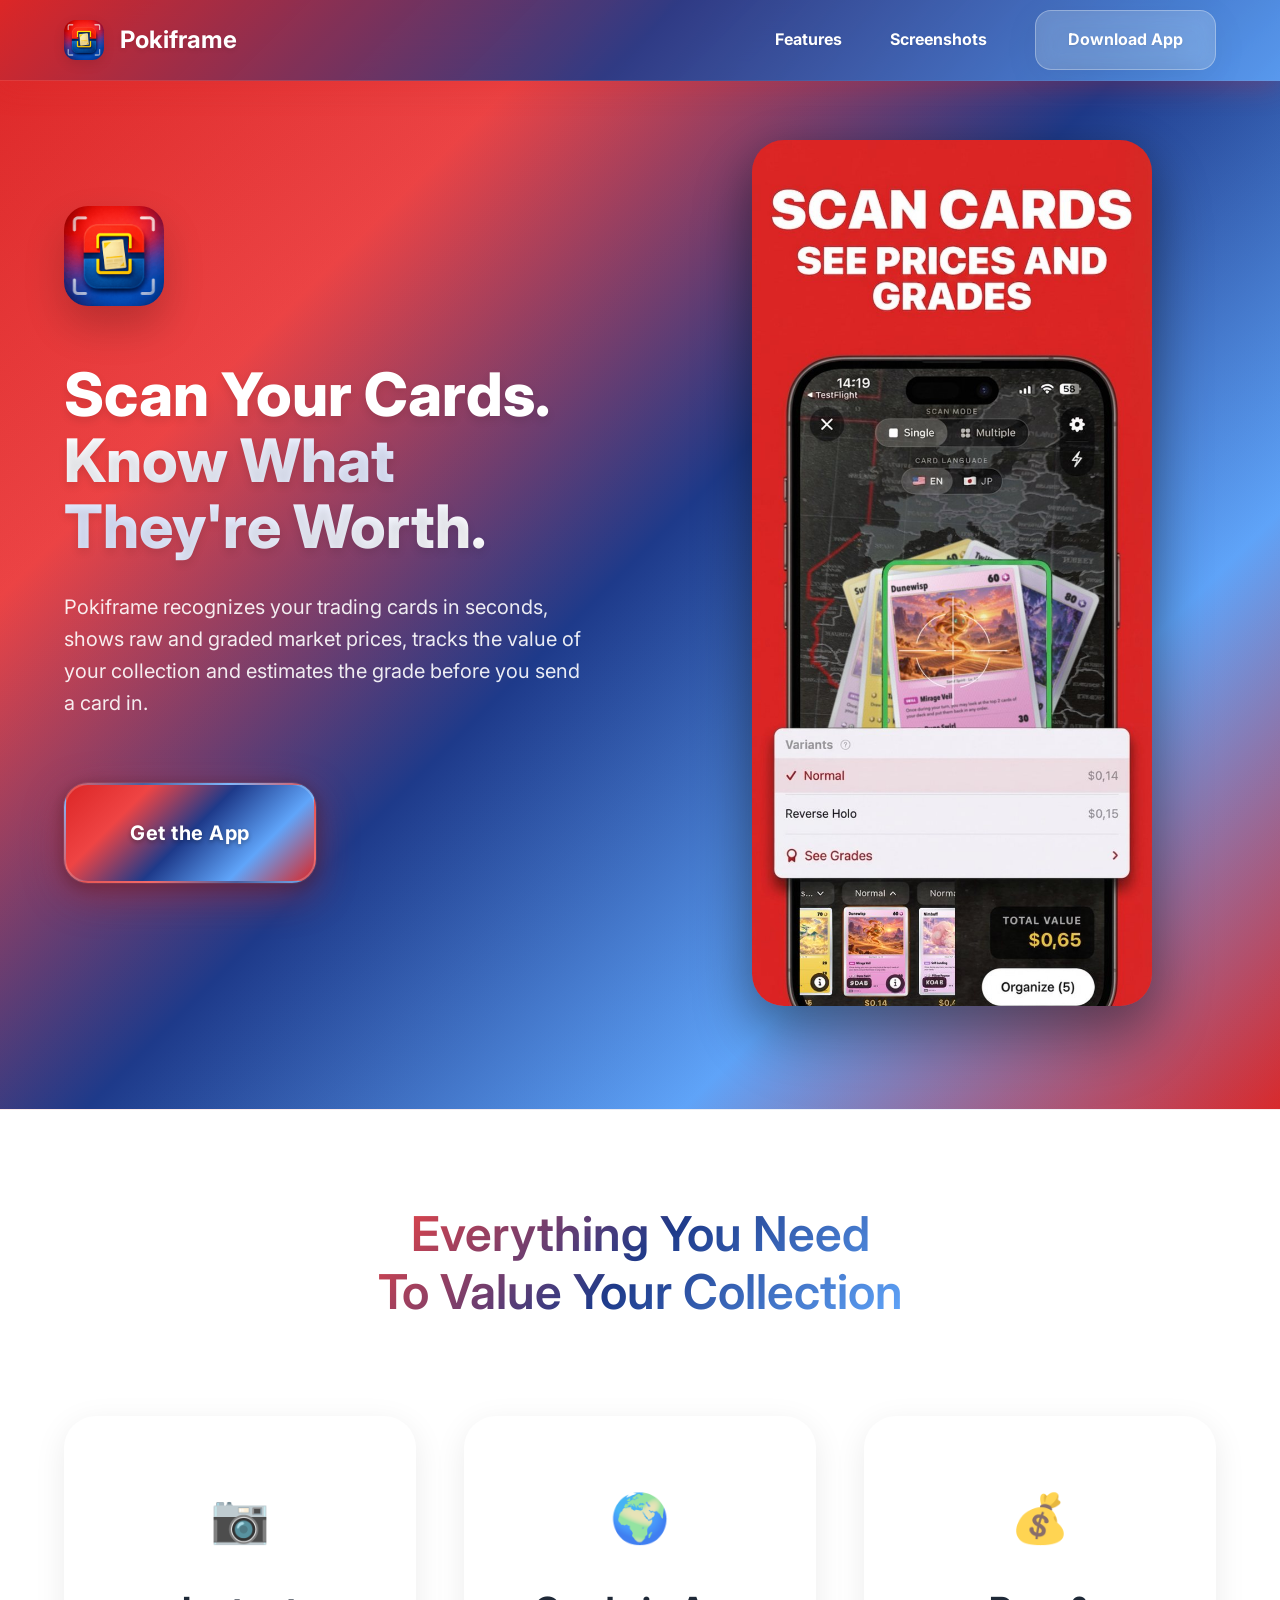
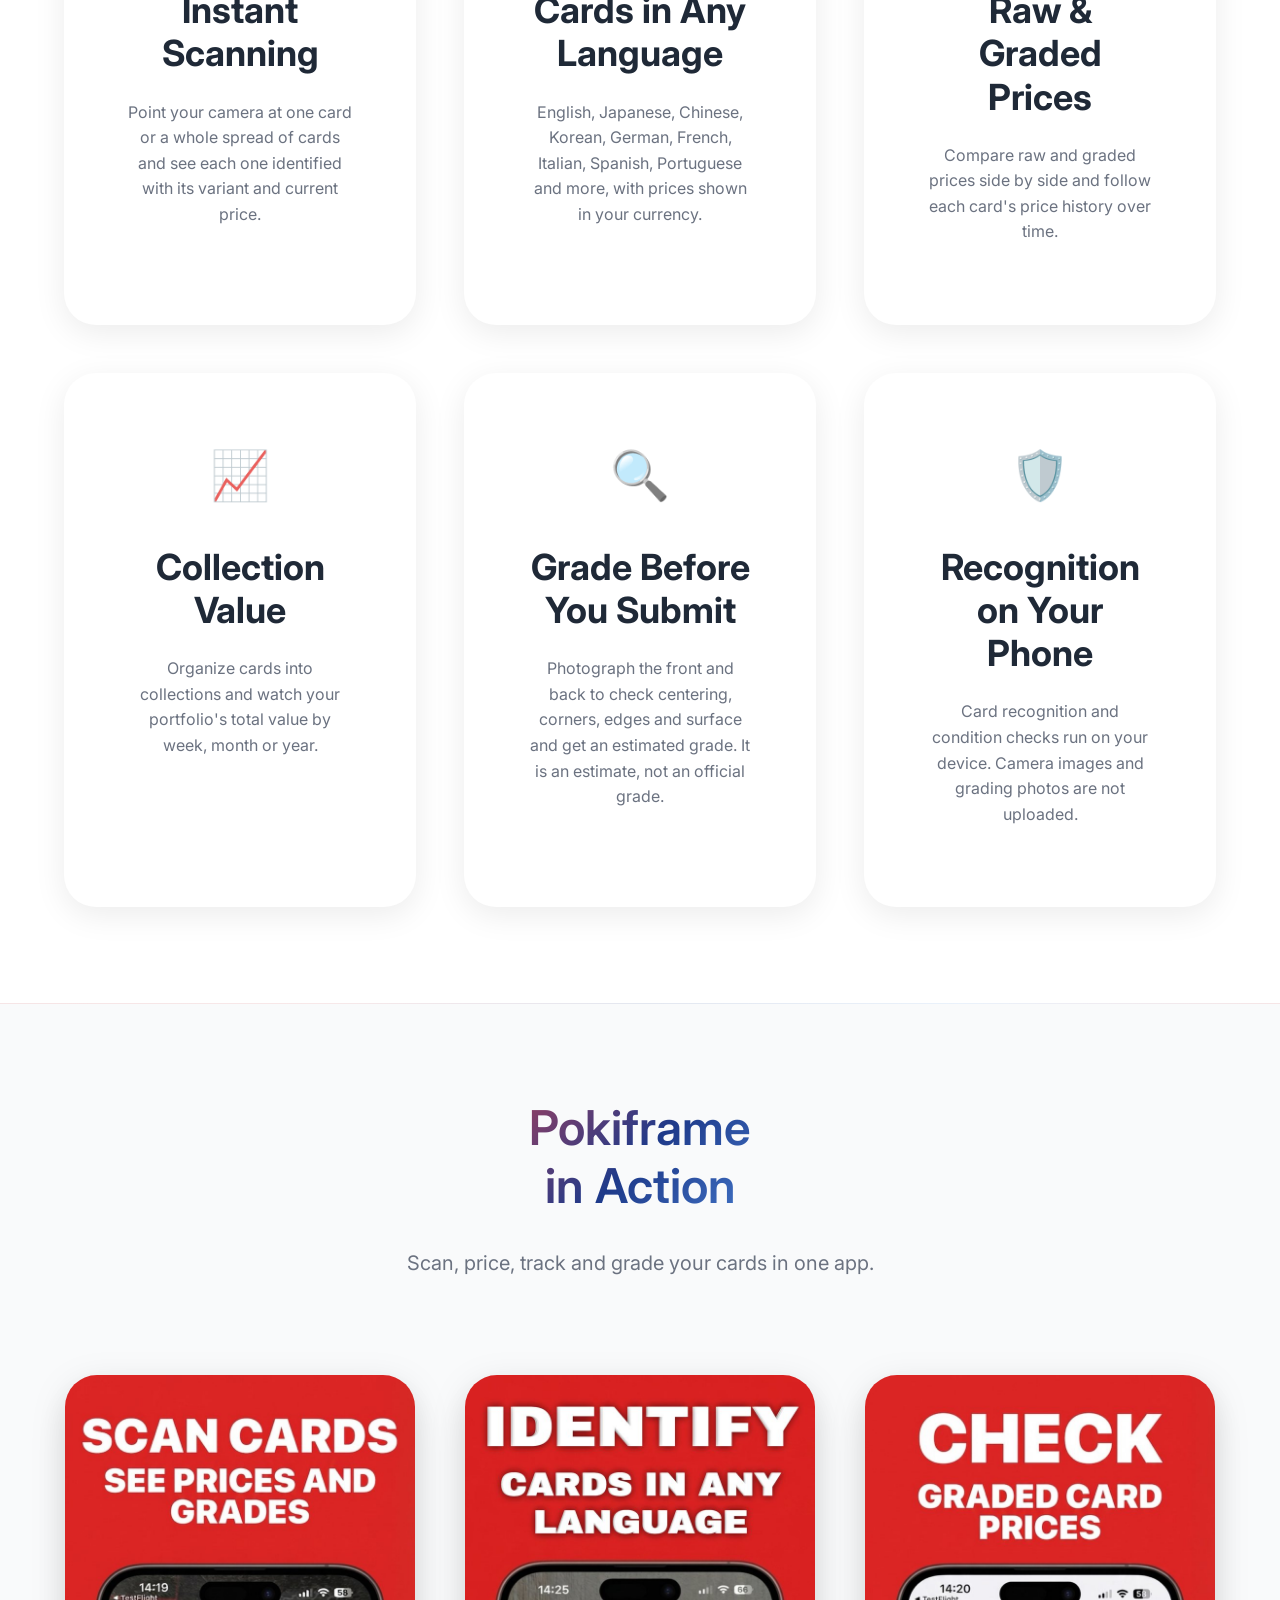
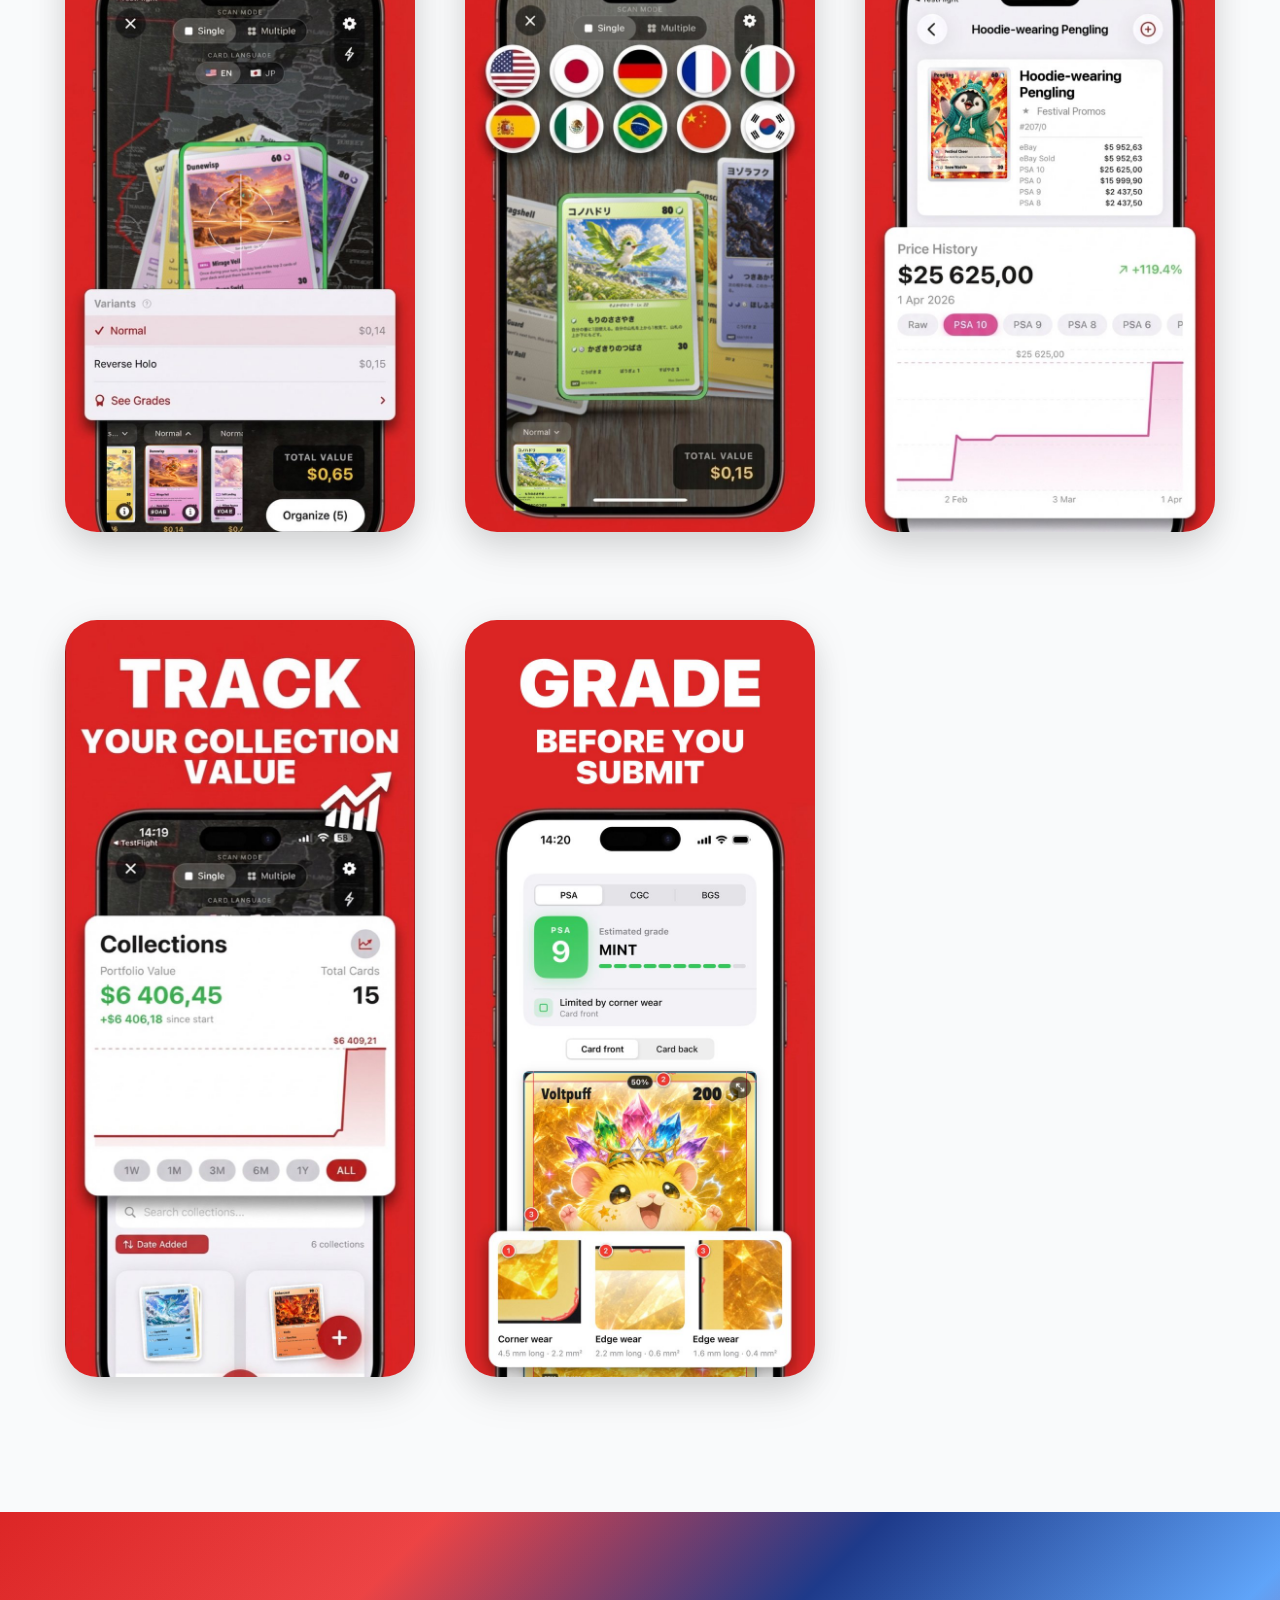
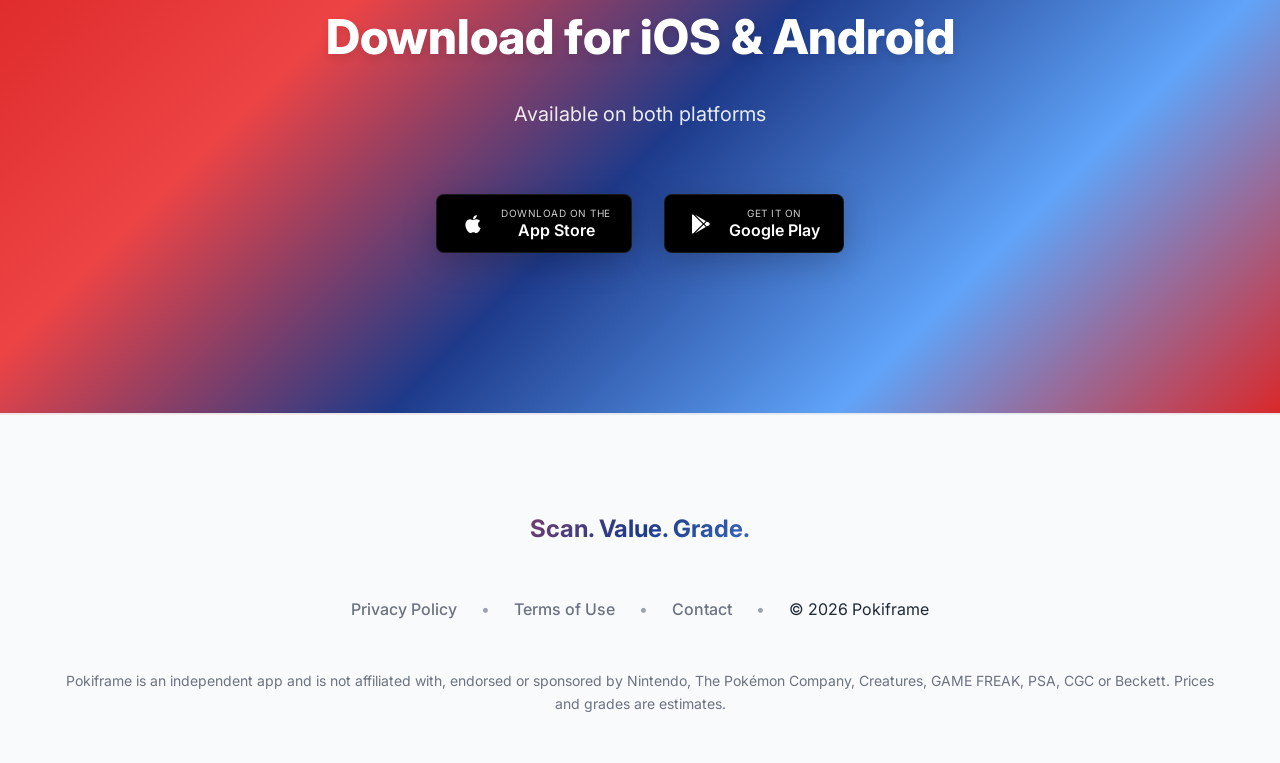
<file: index.html>
<!DOCTYPE html>
<html lang="en">
  <head>
    <meta charset="UTF-8" />
    <meta name="viewport" content="width=device-width, initial-scale=1.0" />
    <title>Pokiframe: Card Value Scanner</title>
    <meta
      name="description"
      content="Scan trading cards in any language, see raw and graded prices, track your collection's value and estimate grades before you submit."
    />
    <meta
      name="keywords"
      content="trading card scanner, tcg price checker, card value, card collection tracker, graded card prices, card grading estimate, iOS, Android"
    />
    <link rel="canonical" href="https://pokeframe.happread.com/" />

    <!-- Open Graph / Facebook -->
    <meta property="og:type" content="website" />
    <meta property="og:url" content="https://pokeframe.happread.com/" />
    <meta property="og:title" content="Pokiframe: Card Value Scanner" />
    <meta
      property="og:description"
      content="Scan trading cards in any language, see raw and graded prices, track your collection's value and estimate grades before you submit."
    />
    <meta
      property="og:image"
      content="https://pokeframe.happread.com/images/og-image.jpg"
    />

    <!-- Twitter -->
    <meta property="twitter:card" content="summary_large_image" />
    <meta property="twitter:url" content="https://pokeframe.happread.com/" />
    <meta property="twitter:title" content="Pokiframe: Card Value Scanner" />
    <meta
      property="twitter:description"
      content="Scan trading cards in any language, see raw and graded prices, track your collection's value and estimate grades before you submit."
    />
    <meta
      property="twitter:image"
      content="https://pokeframe.happread.com/images/og-image.jpg"
    />

    <!-- Icons -->
    <link rel="icon" type="image/png" href="images/favicon.png" />
    <link rel="apple-touch-icon" href="images/apple-touch-icon.png" />

    <!-- CSS -->
    <link rel="stylesheet" href="styles.css" />

    <!-- Fonts -->
    <link rel="preconnect" href="https://fonts.googleapis.com" />
    <link rel="preconnect" href="https://fonts.gstatic.com" crossorigin />
    <link
      href="https://fonts.googleapis.com/css2?family=Inter:wght@300;400;500;600;700&display=swap"
      rel="stylesheet"
    />

    <!-- Structured Data -->
    <script type="application/ld+json">
      {
        "@context": "https://schema.org",
        "@type": "MobileApplication",
        "name": "Pokiframe: Card Value Scanner",
        "description": "Scan trading cards, check raw and graded prices, track your collection's value and estimate grades.",
        "operatingSystem": "iOS, Android",
        "applicationCategory": "UtilitiesApplication",
        "offers": {
          "@type": "Offer",
          "price": "0",
          "priceCurrency": "USD"
        }
      }
    </script>
  </head>
  <body>
    <!-- Navigation -->
    <nav class="navbar">
      <div class="nav-container">
        <div class="nav-logo">
          <img src="images/icon.png" alt="Pokiframe" class="logo" />
          <span class="logo-text">Pokiframe</span>
        </div>
        <div class="nav-menu">
          <a href="#features" class="nav-link">Features</a>
          <a href="#screenshots" class="nav-link">Screenshots</a>
          <a href="#download" class="nav-link download-btn">Download App</a>
        </div>
        <div class="nav-toggle">
          <span></span>
          <span></span>
          <span></span>
        </div>
      </div>
    </nav>

    <!-- Hero Section -->
    <section class="hero" id="hero">
      <div class="container">
        <div class="hero-content">
          <div class="hero-icon">
            <img src="images/icon.png" alt="Pokiframe app icon" class="app-icon" />
          </div>
          <h1 class="hero-title">
            Scan Your Cards.<br />
            <span class="gradient-text">Know What They're Worth.</span>
          </h1>
          <p class="hero-subtitle">
            Pokiframe recognizes your trading cards in seconds, shows raw and graded
            market prices, tracks the value of your collection and estimates the grade
            before you send a card in.
          </p>
          <div class="hero-cta">
            <a href="#download" class="btn btn-primary">Get the App</a>
          </div>
        </div>
        <div class="hero-screenshots">
          <div class="screenshot-main">
            <img
              src="images/screen-1.jpg"
              alt="Pokiframe scanner showing prices of the scanned cards"
              class="main-screenshot"
            />
          </div>
        </div>
      </div>
    </section>

    <!-- Features Section -->
    <section class="features" id="features">
      <div class="container">
        <div class="section-header">
          <h2>Everything You Need<br />To Value Your Collection</h2>
        </div>
        <div class="features-grid">
          <div class="feature-card">
            <div class="feature-icon">📷</div>
            <h3>Instant Scanning</h3>
            <p>
              Point your camera at one card or a whole spread of cards and see each
              one identified with its variant and current price.
            </p>
          </div>
          <div class="feature-card">
            <div class="feature-icon">🌍</div>
            <h3>Cards in Any Language</h3>
            <p>
              English, Japanese, Chinese, Korean, German, French, Italian, Spanish,
              Portuguese and more, with prices shown in your currency.
            </p>
          </div>
          <div class="feature-card">
            <div class="feature-icon">💰</div>
            <h3>Raw &amp; Graded Prices</h3>
            <p>
              Compare raw and graded prices side by side and follow each card's
              price history over time.
            </p>
          </div>
          <div class="feature-card">
            <div class="feature-icon">📈</div>
            <h3>Collection Value</h3>
            <p>
              Organize cards into collections and watch your portfolio's total value
              by week, month or year.
            </p>
          </div>
          <div class="feature-card">
            <div class="feature-icon">🔍</div>
            <h3>Grade Before You Submit</h3>
            <p>
              Photograph the front and back to check centering, corners, edges and
              surface and get an estimated grade. It is an estimate, not an official grade.
            </p>
          </div>
          <div class="feature-card">
            <div class="feature-icon">🛡️</div>
            <h3>Recognition on Your Phone</h3>
            <p>
              Card recognition and condition checks run on your device. Camera
              images and grading photos are not uploaded.
            </p>
          </div>
        </div>
      </div>
    </section>

    <!-- Screenshots Section -->
    <section class="screenshots" id="screenshots">
      <div class="container">
        <div class="section-header">
          <h2>Pokiframe<br />in Action</h2>
          <p>Scan, price, track and grade your cards in one app.</p>
        </div>
        <div class="screenshots-grid">
          <div class="screenshot">
            <img src="images/screen-1.jpg" alt="Scan cards and see prices and grades" loading="lazy" />
          </div>
          <div class="screenshot">
            <img src="images/screen-2.jpg" alt="Identify cards in any language" loading="lazy" />
          </div>
          <div class="screenshot">
            <img src="images/screen-3.jpg" alt="Check graded card prices and price history" loading="lazy" />
          </div>
          <div class="screenshot">
            <img src="images/screen-4.jpg" alt="Track your collection value" loading="lazy" />
          </div>
          <div class="screenshot">
            <img src="images/screen-5.jpg" alt="Estimate a card's grade before you submit it" loading="lazy" />
          </div>
        </div>
      </div>
    </section>

    <!-- Download Section -->
    <section class="download" id="download">
      <div class="container">
        <div class="download-content">
          <h2>Download for iOS &amp; Android</h2>
          <p>Available on both platforms</p>
          <div class="download-buttons">
            <a href="https://apps.apple.com/app/id6755980336" class="download-btn app-store">
              <div class="store-button">
                <div class="store-icon">
                  <svg width="24" height="24" viewBox="0 0 24 24" fill="currentColor">
                    <path d="M17.05 20.28c-.98.95-2.05.88-3.08.4-1.09-.5-2.08-.48-3.24 0-1.44.62-2.2.44-3.06-.4C2.79 15.25 3.51 7.59 9.05 7.31c1.35.07 2.29.74 3.08.8 1.18-.24 2.31-.93 3.57-.84 1.51.12 2.65.72 3.4 1.8-3.12 1.87-2.38 5.98.48 7.13-.57 1.5-1.31 2.99-2.54 4.09l.01-.01zM12.03 7.25c-.15-2.23 1.66-4.07 3.74-4.25.29 2.58-2.34 4.5-3.74 4.25z"/>
                  </svg>
                </div>
                <div class="store-text">
                  <div class="store-label">Download on the</div>
                  <div class="store-name">App Store</div>
                </div>
              </div>
            </a>
            <a href="https://play.google.com/store/apps/details?id=com.happread.tcgscanner" class="download-btn google-play">
              <div class="store-button">
                <div class="store-icon">
                  <svg width="24" height="24" viewBox="0 0 24 24" fill="currentColor">
                    <path d="M3,20.5V3.5C3,2.91 3.34,2.39 3.84,2.15L13.69,12L3.84,21.85C3.34,21.6 3,21.09 3,20.5M16.81,15.12L6.05,21.34L14.54,12.85L16.81,15.12M20.16,10.81C20.5,11.08 20.75,11.5 20.75,12C20.75,12.5 20.53,12.9 20.18,13.18L17.89,14.5L15.39,12L17.89,9.5L20.16,10.81M6.05,2.66L16.81,8.88L14.54,11.15L6.05,2.66Z"/>
                  </svg>
                </div>
                <div class="store-text">
                  <div class="store-label">GET IT ON</div>
                  <div class="store-name">Google Play</div>
                </div>
              </div>
            </a>
          </div>
        </div>
      </div>
    </section>

    <!-- Footer -->
    <footer class="footer">
      <div class="container">
        <div class="footer-content">
          <div class="footer-tagline">
            <p>Scan. Value. Grade.</p>
          </div>
          <div class="footer-links">
            <a href="privacy.html">Privacy Policy</a>
            <span class="separator">•</span>
            <a href="terms.html">Terms of Use</a>
            <span class="separator">•</span>
            <a href="mailto:admhappread@gmail.com">Contact</a>
            <span class="separator">•</span>
            <span>© 2026 Pokiframe</span>
          </div>
          <div class="footer-note">
            <p>
              Pokiframe is an independent app and is not affiliated with, endorsed or
              sponsored by Nintendo, The Pokémon Company, Creatures, GAME FREAK, PSA,
              CGC or Beckett. Prices and grades are estimates.
            </p>
          </div>
        </div>
      </div>
    </footer>

    <!-- JavaScript -->
    <script src="script.js"></script>
  </body>
</html>
</file>
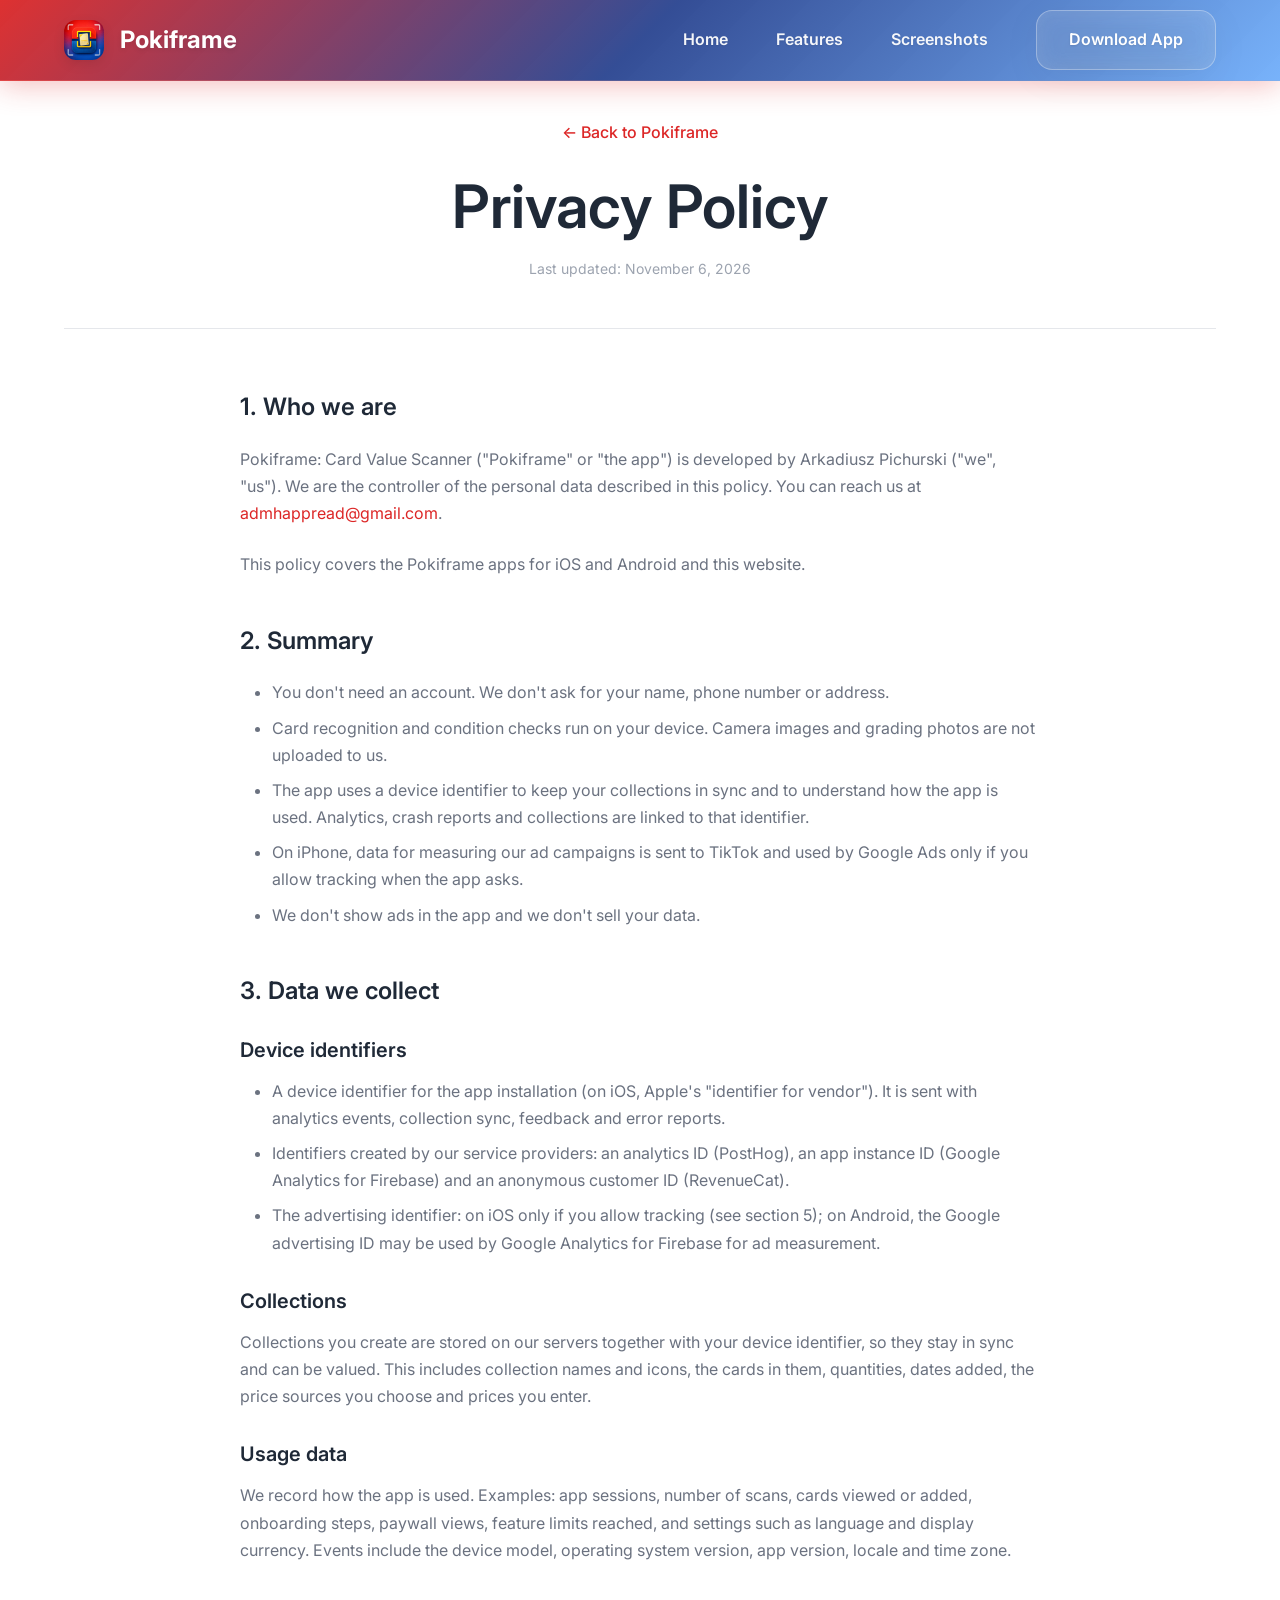
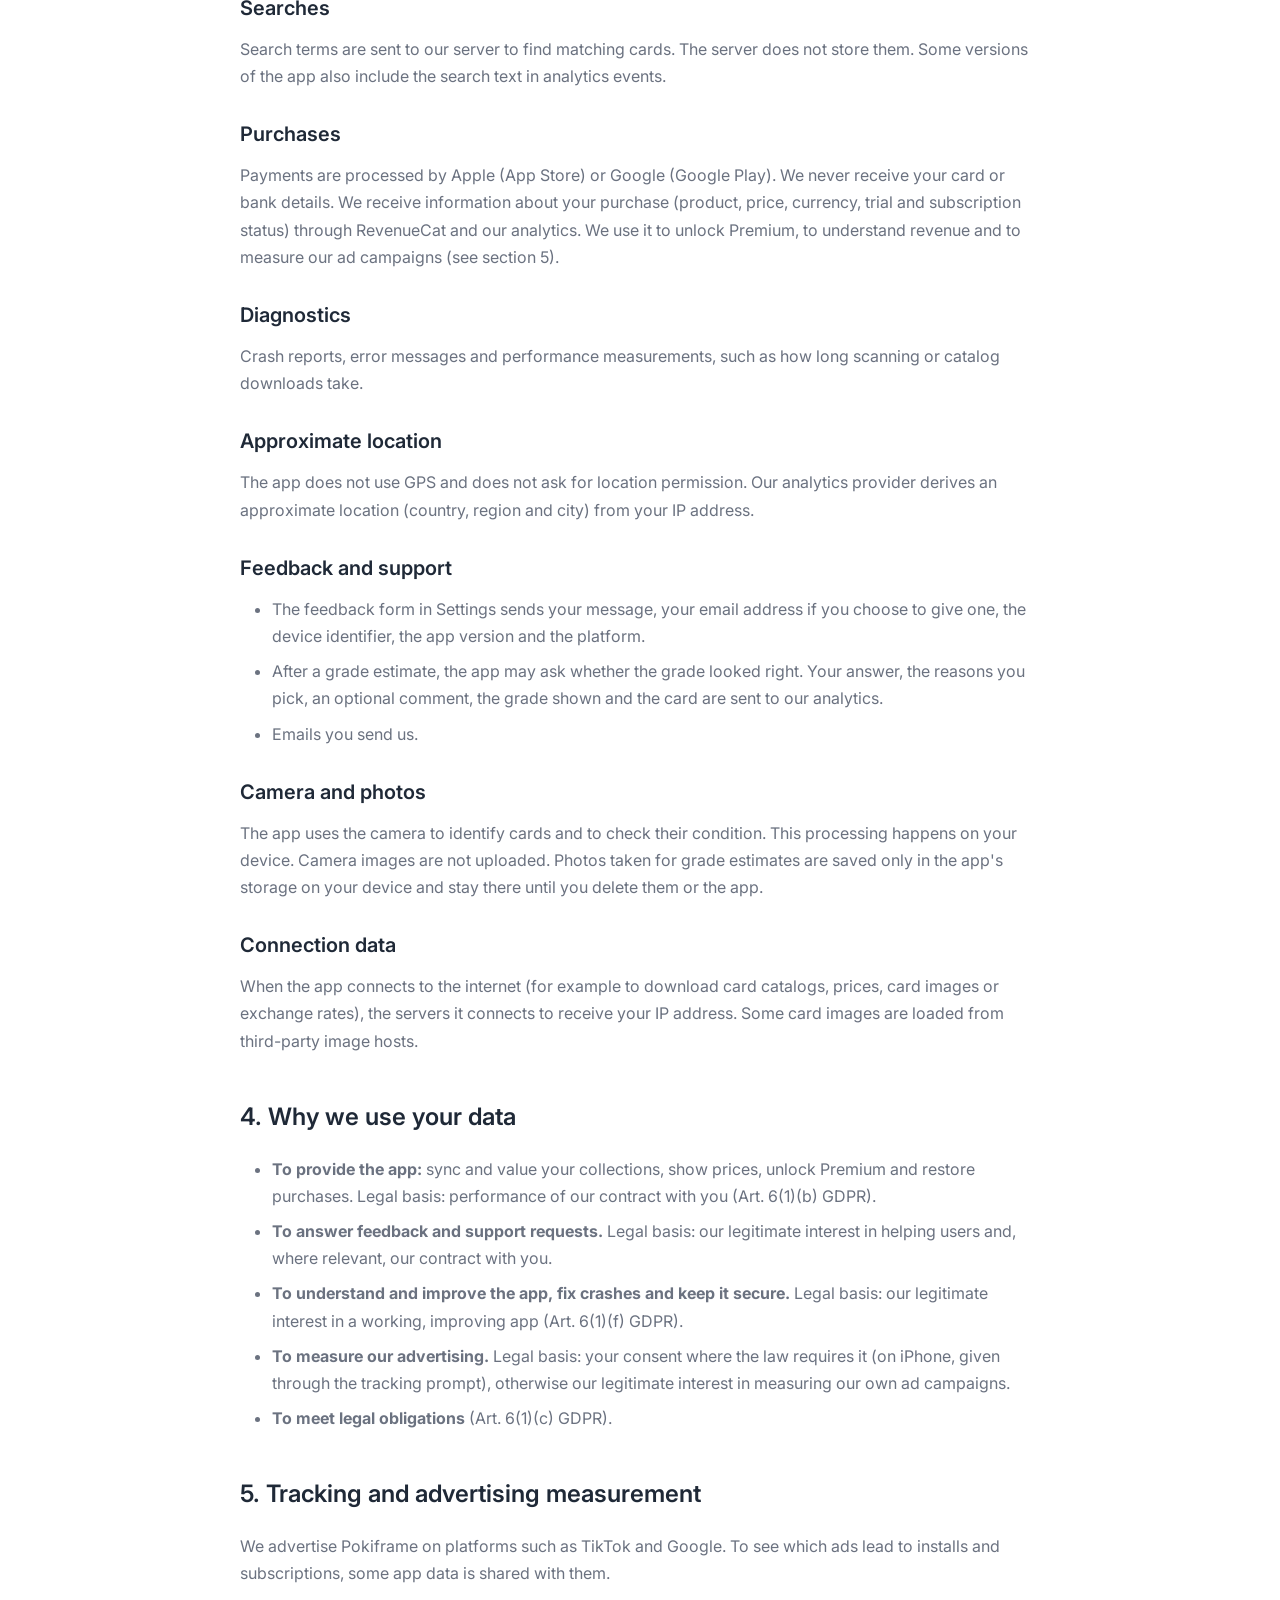
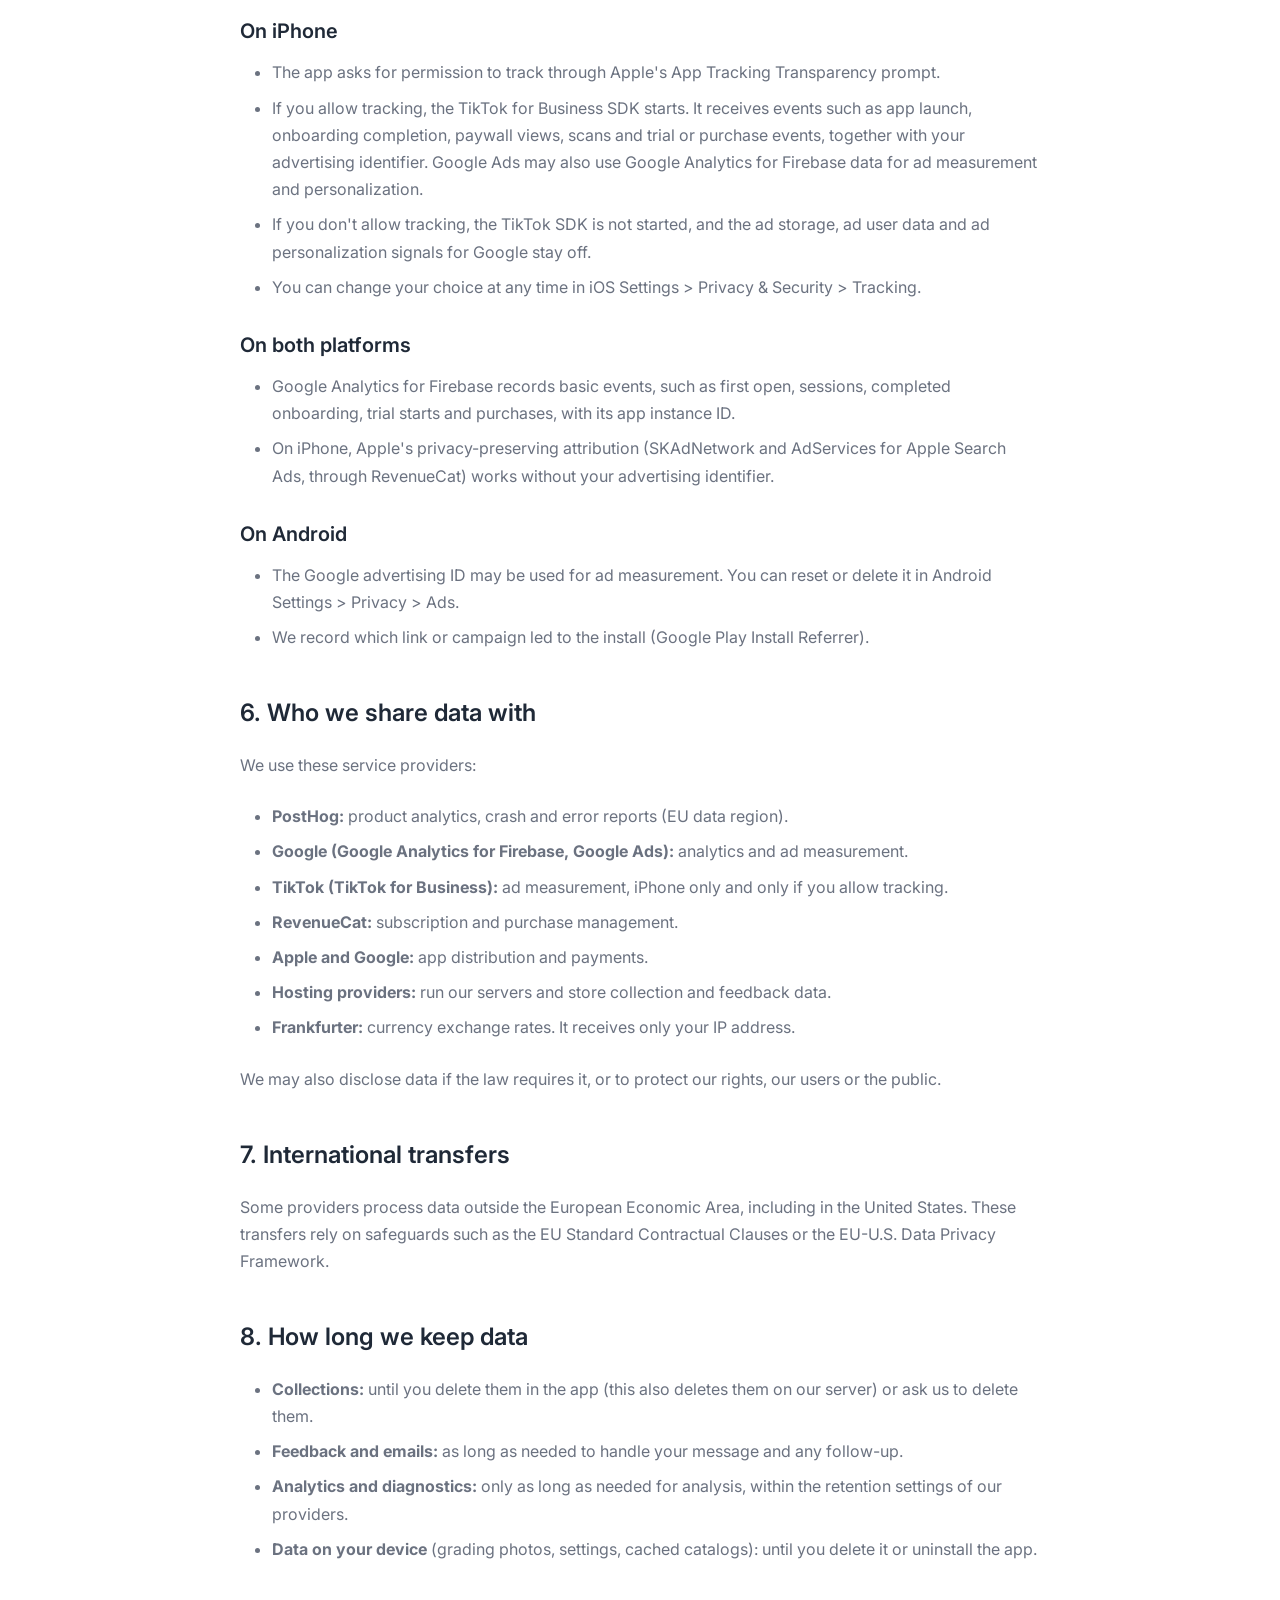
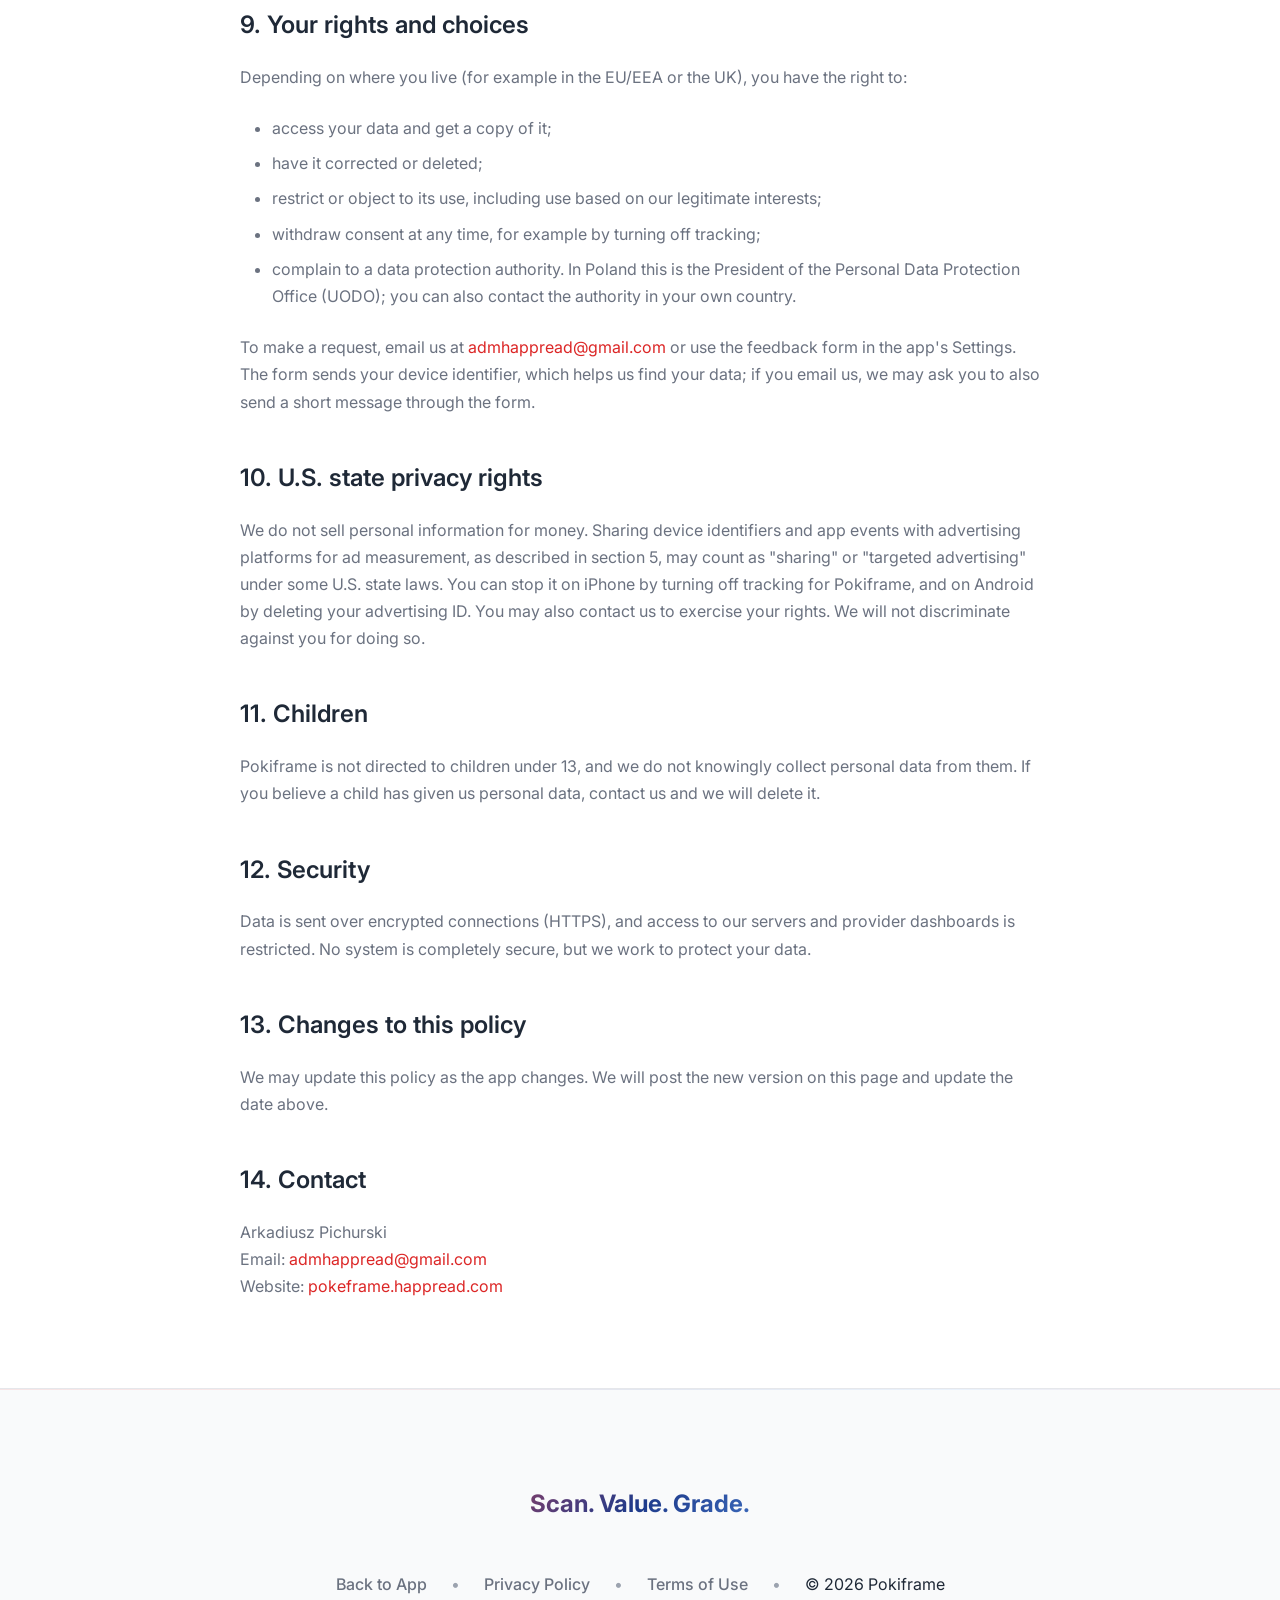
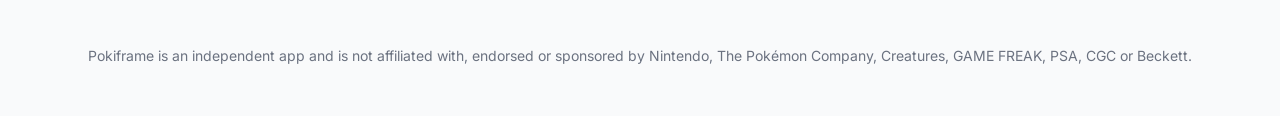
<file: privacy.html>
<!DOCTYPE html>
<html lang="en">
  <head>
    <meta charset="UTF-8" />
    <meta name="viewport" content="width=device-width, initial-scale=1.0" />
    <title>Privacy Policy - Pokiframe</title>
    <meta
      name="description"
      content="Pokiframe Privacy Policy: what data the Pokiframe app collects, why, who it is shared with and how to control it."
    />
    <link rel="canonical" href="https://pokeframe.happread.com/privacy.html" />

    <!-- Icons -->
    <link rel="icon" type="image/png" href="images/favicon.png" />
    <link rel="apple-touch-icon" href="images/apple-touch-icon.png" />

    <!-- CSS -->
    <link rel="stylesheet" href="styles.css" />

    <!-- Fonts -->
    <link rel="preconnect" href="https://fonts.googleapis.com" />
    <link rel="preconnect" href="https://fonts.gstatic.com" crossorigin />
    <link
      href="https://fonts.googleapis.com/css2?family=Inter:wght@300;400;500;600;700&display=swap"
      rel="stylesheet"
    />
  </head>
  <body>
    <!-- Navigation -->
    <nav class="navbar">
      <div class="nav-container">
        <div class="nav-logo">
          <img src="images/icon.png" alt="Pokiframe" class="logo" />
          <span class="logo-text">Pokiframe</span>
        </div>
        <div class="nav-menu">
          <a href="index.html" class="nav-link">Home</a>
          <a href="index.html#features" class="nav-link">Features</a>
          <a href="index.html#screenshots" class="nav-link">Screenshots</a>
          <a href="index.html#download" class="nav-link download-btn"
            >Download App</a
          >
        </div>
        <div class="nav-toggle">
          <span></span>
          <span></span>
          <span></span>
        </div>
      </div>
    </nav>

    <main class="privacy-content">
      <div class="container">
        <div class="privacy-header">
          <a href="index.html" class="back-link">← Back to Pokiframe</a>
          <h1>Privacy Policy</h1>
          <p class="last-updated">Last updated: November 6, 2026</p>
        </div>

        <div class="privacy-body">
          <h2>1. Who we are</h2>
          <p>
            Pokiframe: Card Value Scanner ("Pokiframe" or "the app") is developed by
            Arkadiusz Pichurski ("we", "us"). We are the controller of the personal data
            described in this policy. You can reach us at
            <a href="mailto:admhappread@gmail.com">admhappread@gmail.com</a>.
          </p>
          <p>
            This policy covers the Pokiframe apps for iOS and Android and this website.
          </p>

          <h2>2. Summary</h2>
          <ul>
            <li>You don't need an account. We don't ask for your name, phone number or address.</li>
            <li>
              Card recognition and condition checks run on your device. Camera images and
              grading photos are not uploaded to us.
            </li>
            <li>
              The app uses a device identifier to keep your collections in sync and to
              understand how the app is used. Analytics, crash reports and collections are
              linked to that identifier.
            </li>
            <li>
              On iPhone, data for measuring our ad campaigns is sent to TikTok and used by
              Google Ads only if you allow tracking when the app asks.
            </li>
            <li>We don't show ads in the app and we don't sell your data.</li>
          </ul>

          <h2>3. Data we collect</h2>

          <h3>Device identifiers</h3>
          <ul>
            <li>
              A device identifier for the app installation (on iOS, Apple's "identifier for
              vendor"). It is sent with analytics events, collection sync, feedback and error
              reports.
            </li>
            <li>
              Identifiers created by our service providers: an analytics ID (PostHog), an app
              instance ID (Google Analytics for Firebase) and an anonymous customer ID
              (RevenueCat).
            </li>
            <li>
              The advertising identifier: on iOS only if you allow tracking (see section 5);
              on Android, the Google advertising ID may be used by Google Analytics for
              Firebase for ad measurement.
            </li>
          </ul>

          <h3>Collections</h3>
          <p>
            Collections you create are stored on our servers together with your device
            identifier, so they stay in sync and can be valued. This includes collection
            names and icons, the cards in them, quantities, dates added, the price sources
            you choose and prices you enter.
          </p>

          <h3>Usage data</h3>
          <p>
            We record how the app is used. Examples: app sessions, number of scans, cards
            viewed or added, onboarding steps, paywall views, feature limits reached, and
            settings such as language and display currency. Events include the device model,
            operating system version, app version, locale and time zone.
          </p>

          <h3>Searches</h3>
          <p>
            Search terms are sent to our server to find matching cards. The server does not
            store them. Some versions of the app also include the search text in analytics
            events.
          </p>

          <h3>Purchases</h3>
          <p>
            Payments are processed by Apple (App Store) or Google (Google Play). We never
            receive your card or bank details. We receive information about your purchase
            (product, price, currency, trial and subscription status) through RevenueCat and
            our analytics. We use it to unlock Premium, to understand revenue and to measure
            our ad campaigns (see section 5).
          </p>

          <h3>Diagnostics</h3>
          <p>
            Crash reports, error messages and performance measurements, such as how long
            scanning or catalog downloads take.
          </p>

          <h3>Approximate location</h3>
          <p>
            The app does not use GPS and does not ask for location permission. Our analytics
            provider derives an approximate location (country, region and city) from your IP
            address.
          </p>

          <h3>Feedback and support</h3>
          <ul>
            <li>
              The feedback form in Settings sends your message, your email address if you
              choose to give one, the device identifier, the app version and the platform.
            </li>
            <li>
              After a grade estimate, the app may ask whether the grade looked right. Your
              answer, the reasons you pick, an optional comment, the grade shown and the card
              are sent to our analytics.
            </li>
            <li>Emails you send us.</li>
          </ul>

          <h3>Camera and photos</h3>
          <p>
            The app uses the camera to identify cards and to check their condition. This
            processing happens on your device. Camera images are not uploaded. Photos taken
            for grade estimates are saved only in the app's storage on your device and stay
            there until you delete them or the app.
          </p>

          <h3>Connection data</h3>
          <p>
            When the app connects to the internet (for example to download card catalogs,
            prices, card images or exchange rates), the servers it connects to receive your
            IP address. Some card images are loaded from third-party image hosts.
          </p>

          <h2>4. Why we use your data</h2>
          <ul>
            <li>
              <strong>To provide the app:</strong> sync and value your collections, show
              prices, unlock Premium and restore purchases. Legal basis: performance of our
              contract with you (Art. 6(1)(b) GDPR).
            </li>
            <li>
              <strong>To answer feedback and support requests.</strong> Legal basis: our
              legitimate interest in helping users and, where relevant, our contract with you.
            </li>
            <li>
              <strong>To understand and improve the app, fix crashes and keep it secure.</strong>
              Legal basis: our legitimate interest in a working, improving app (Art. 6(1)(f)
              GDPR).
            </li>
            <li>
              <strong>To measure our advertising.</strong> Legal basis: your consent where the
              law requires it (on iPhone, given through the tracking prompt), otherwise our
              legitimate interest in measuring our own ad campaigns.
            </li>
            <li><strong>To meet legal obligations</strong> (Art. 6(1)(c) GDPR).</li>
          </ul>

          <h2>5. Tracking and advertising measurement</h2>
          <p>
            We advertise Pokiframe on platforms such as TikTok and Google. To see which ads
            lead to installs and subscriptions, some app data is shared with them.
          </p>
          <h3>On iPhone</h3>
          <ul>
            <li>
              The app asks for permission to track through Apple's App Tracking Transparency
              prompt.
            </li>
            <li>
              If you allow tracking, the TikTok for Business SDK starts. It receives events
              such as app launch, onboarding completion, paywall views, scans and trial or
              purchase events, together with your advertising identifier. Google Ads may also
              use Google Analytics for Firebase data for ad measurement and personalization.
            </li>
            <li>
              If you don't allow tracking, the TikTok SDK is not started, and the ad storage,
              ad user data and ad personalization signals for Google stay off.
            </li>
            <li>
              You can change your choice at any time in iOS Settings &gt; Privacy &amp;
              Security &gt; Tracking.
            </li>
          </ul>
          <h3>On both platforms</h3>
          <ul>
            <li>
              Google Analytics for Firebase records basic events, such as first open,
              sessions, completed onboarding, trial starts and purchases, with its app
              instance ID.
            </li>
            <li>
              On iPhone, Apple's privacy-preserving attribution (SKAdNetwork and AdServices for
              Apple Search Ads, through RevenueCat) works without your advertising identifier.
            </li>
          </ul>
          <h3>On Android</h3>
          <ul>
            <li>
              The Google advertising ID may be used for ad measurement. You can reset or delete
              it in Android Settings &gt; Privacy &gt; Ads.
            </li>
            <li>
              We record which link or campaign led to the install (Google Play Install
              Referrer).
            </li>
          </ul>

          <h2>6. Who we share data with</h2>
          <p>We use these service providers:</p>
          <ul>
            <li><strong>PostHog:</strong> product analytics, crash and error reports (EU data region).</li>
            <li><strong>Google (Google Analytics for Firebase, Google Ads):</strong> analytics and ad measurement.</li>
            <li><strong>TikTok (TikTok for Business):</strong> ad measurement, iPhone only and only if you allow tracking.</li>
            <li><strong>RevenueCat:</strong> subscription and purchase management.</li>
            <li><strong>Apple and Google:</strong> app distribution and payments.</li>
            <li><strong>Hosting providers:</strong> run our servers and store collection and feedback data.</li>
            <li><strong>Frankfurter:</strong> currency exchange rates. It receives only your IP address.</li>
          </ul>
          <p>
            We may also disclose data if the law requires it, or to protect our rights, our
            users or the public.
          </p>

          <h2>7. International transfers</h2>
          <p>
            Some providers process data outside the European Economic Area, including in the
            United States. These transfers rely on safeguards such as the EU Standard
            Contractual Clauses or the EU-U.S. Data Privacy Framework.
          </p>

          <h2>8. How long we keep data</h2>
          <ul>
            <li>
              <strong>Collections:</strong> until you delete them in the app (this also deletes
              them on our server) or ask us to delete them.
            </li>
            <li>
              <strong>Feedback and emails:</strong> as long as needed to handle your message
              and any follow-up.
            </li>
            <li>
              <strong>Analytics and diagnostics:</strong> only as long as needed for analysis,
              within the retention settings of our providers.
            </li>
            <li>
              <strong>Data on your device</strong> (grading photos, settings, cached
              catalogs): until you delete it or uninstall the app.
            </li>
          </ul>

          <h2>9. Your rights and choices</h2>
          <p>
            Depending on where you live (for example in the EU/EEA or the UK), you have the
            right to:
          </p>
          <ul>
            <li>access your data and get a copy of it;</li>
            <li>have it corrected or deleted;</li>
            <li>restrict or object to its use, including use based on our legitimate interests;</li>
            <li>withdraw consent at any time, for example by turning off tracking;</li>
            <li>
              complain to a data protection authority. In Poland this is the President of the
              Personal Data Protection Office (UODO); you can also contact the authority in
              your own country.
            </li>
          </ul>
          <p>
            To make a request, email us at
            <a href="mailto:admhappread@gmail.com">admhappread@gmail.com</a> or use the
            feedback form in the app's Settings. The form sends your device identifier, which
            helps us find your data; if you email us, we may ask you to also send a short
            message through the form.
          </p>

          <h2>10. U.S. state privacy rights</h2>
          <p>
            We do not sell personal information for money. Sharing device identifiers and app
            events with advertising platforms for ad measurement, as described in section 5,
            may count as "sharing" or "targeted advertising" under some U.S. state laws. You
            can stop it on iPhone by turning off tracking for Pokiframe, and on Android by
            deleting your advertising ID. You may also contact us to exercise your rights. We
            will not discriminate against you for doing so.
          </p>

          <h2>11. Children</h2>
          <p>
            Pokiframe is not directed to children under 13, and we do not knowingly collect
            personal data from them. If you believe a child has given us personal data,
            contact us and we will delete it.
          </p>

          <h2>12. Security</h2>
          <p>
            Data is sent over encrypted connections (HTTPS), and access to our servers and
            provider dashboards is restricted. No system is completely secure, but we work to
            protect your data.
          </p>

          <h2>13. Changes to this policy</h2>
          <p>
            We may update this policy as the app changes. We will post the new version on this
            page and update the date above.
          </p>

          <h2>14. Contact</h2>
          <p>
            Arkadiusz Pichurski<br />
            Email: <a href="mailto:admhappread@gmail.com">admhappread@gmail.com</a><br />
            Website: <a href="https://pokeframe.happread.com">pokeframe.happread.com</a>
          </p>
        </div>
      </div>
    </main>

    <!-- Footer -->
    <footer class="footer">
      <div class="container">
        <div class="footer-content">
          <div class="footer-tagline">
            <p>Scan. Value. Grade.</p>
          </div>
          <div class="footer-links">
            <a href="index.html">Back to App</a>
            <span class="separator">•</span>
            <a href="privacy.html">Privacy Policy</a>
            <span class="separator">•</span>
            <a href="terms.html">Terms of Use</a>
            <span class="separator">•</span>
            <span>© 2026 Pokiframe</span>
          </div>
          <div class="footer-note">
            <p>
              Pokiframe is an independent app and is not affiliated with, endorsed or
              sponsored by Nintendo, The Pokémon Company, Creatures, GAME FREAK, PSA,
              CGC or Beckett.
            </p>
          </div>
        </div>
      </div>
    </footer>

    <script src="script.js"></script>
  </body>
</html>
</file>
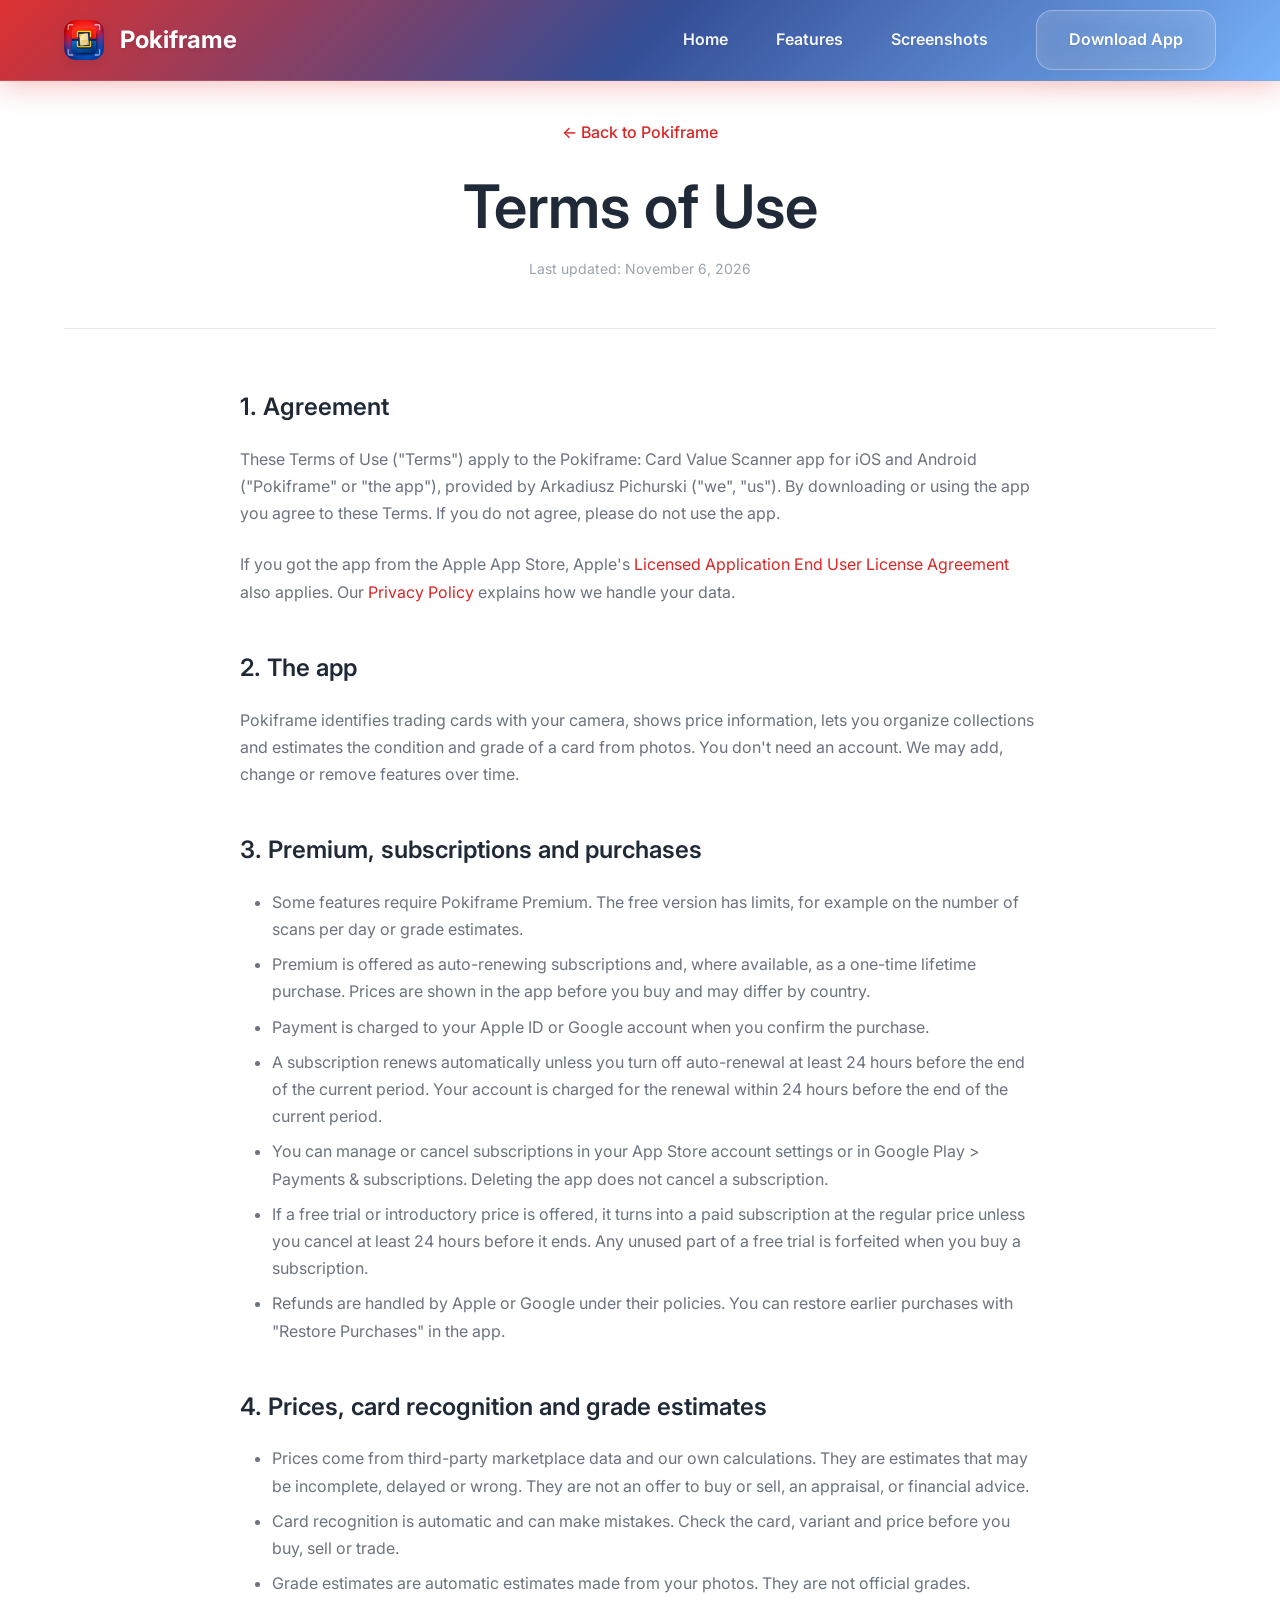
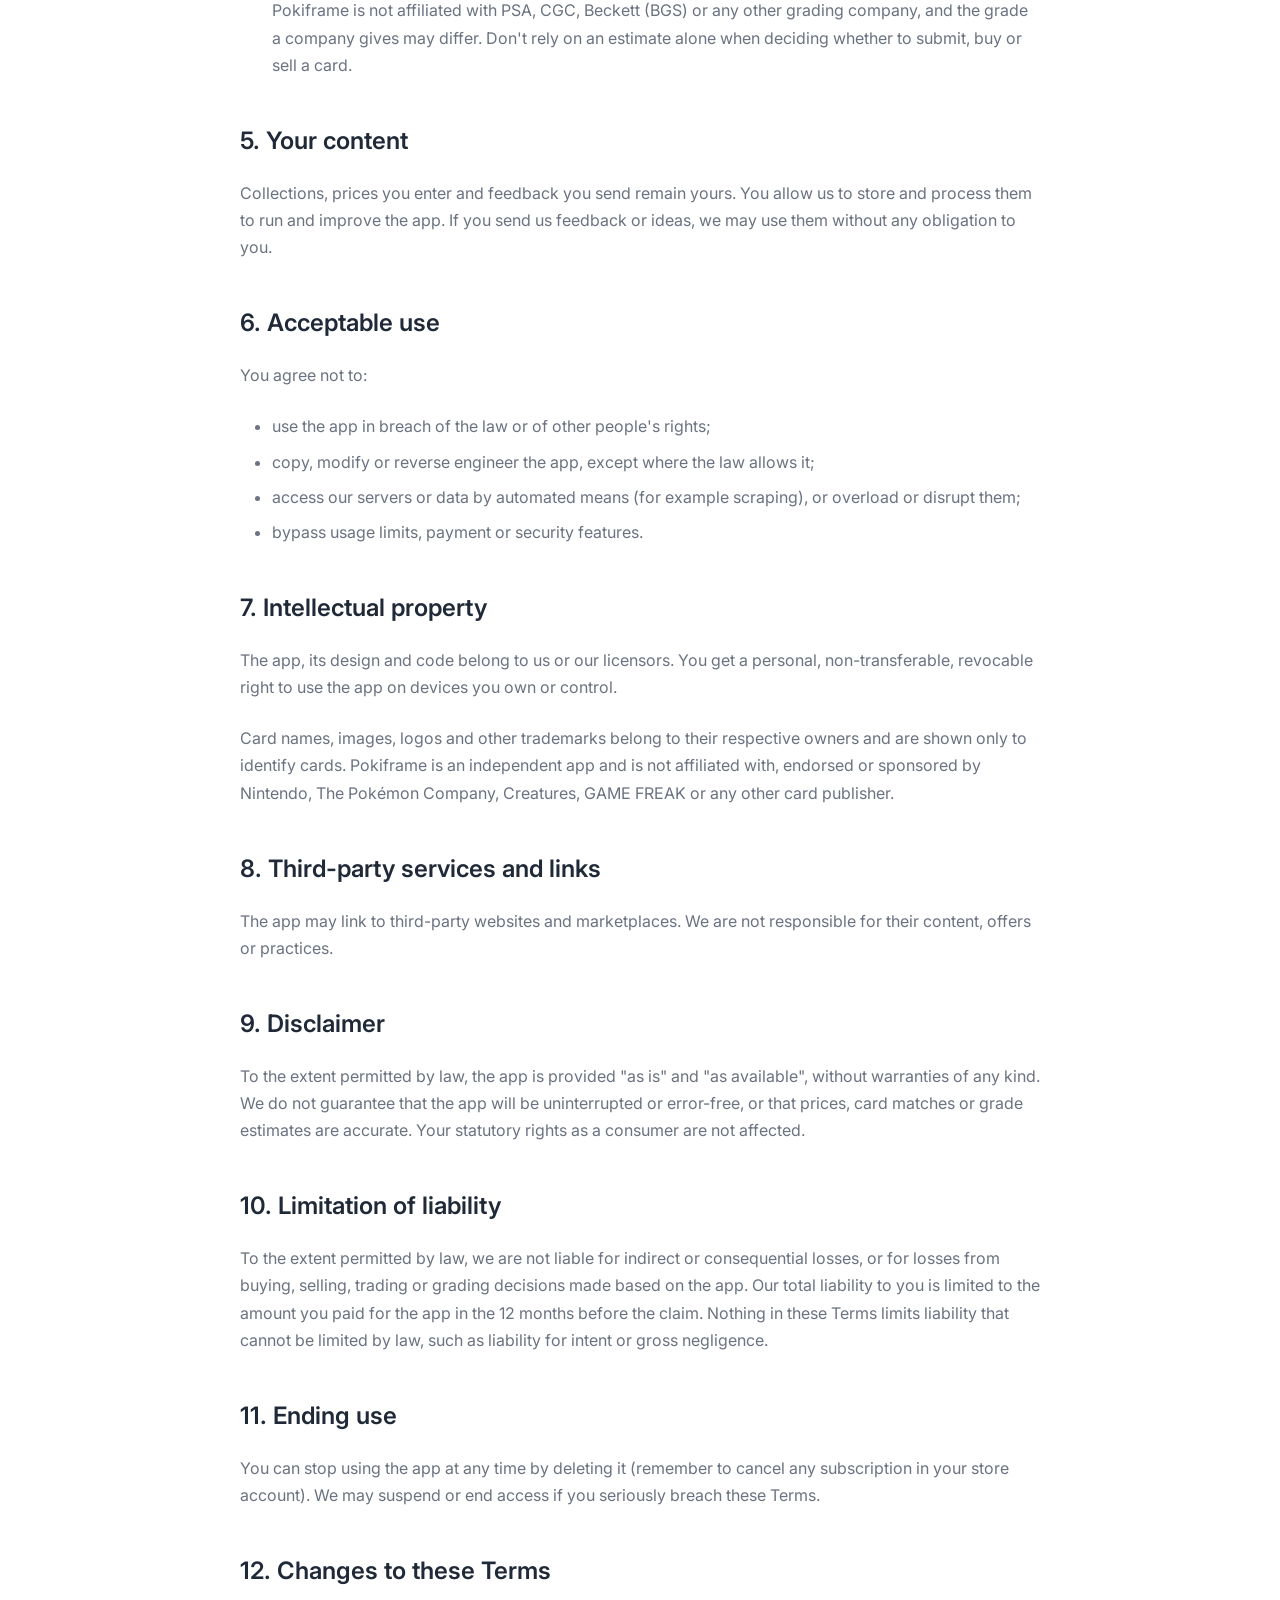
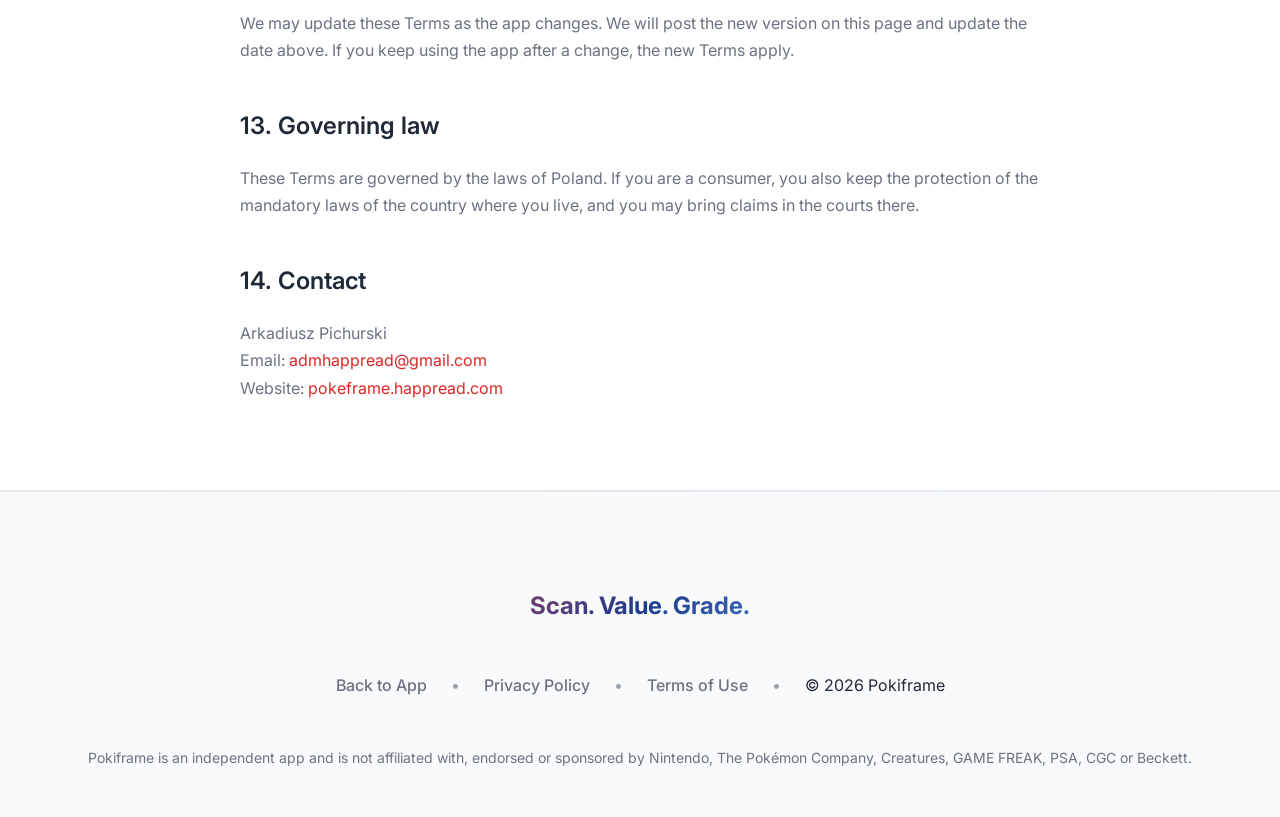
<file: terms.html>
<!DOCTYPE html>
<html lang="en">
  <head>
    <meta charset="UTF-8" />
    <meta name="viewport" content="width=device-width, initial-scale=1.0" />
    <title>Terms of Use - Pokiframe</title>
    <meta
      name="description"
      content="Pokiframe Terms of Use: the rules for using the Pokiframe app, Premium subscriptions, price and grade estimates."
    />
    <link rel="canonical" href="https://pokeframe.happread.com/terms.html" />

    <!-- Icons -->
    <link rel="icon" type="image/png" href="images/favicon.png" />
    <link rel="apple-touch-icon" href="images/apple-touch-icon.png" />

    <!-- CSS -->
    <link rel="stylesheet" href="styles.css" />

    <!-- Fonts -->
    <link rel="preconnect" href="https://fonts.googleapis.com" />
    <link rel="preconnect" href="https://fonts.gstatic.com" crossorigin />
    <link
      href="https://fonts.googleapis.com/css2?family=Inter:wght@300;400;500;600;700&display=swap"
      rel="stylesheet"
    />
  </head>
  <body>
    <!-- Navigation -->
    <nav class="navbar">
      <div class="nav-container">
        <div class="nav-logo">
          <img src="images/icon.png" alt="Pokiframe" class="logo" />
          <span class="logo-text">Pokiframe</span>
        </div>
        <div class="nav-menu">
          <a href="index.html" class="nav-link">Home</a>
          <a href="index.html#features" class="nav-link">Features</a>
          <a href="index.html#screenshots" class="nav-link">Screenshots</a>
          <a href="index.html#download" class="nav-link download-btn"
            >Download App</a
          >
        </div>
        <div class="nav-toggle">
          <span></span>
          <span></span>
          <span></span>
        </div>
      </div>
    </nav>

    <main class="privacy-content">
      <div class="container">
        <div class="privacy-header">
          <a href="index.html" class="back-link">← Back to Pokiframe</a>
          <h1>Terms of Use</h1>
          <p class="last-updated">Last updated: November 6, 2026</p>
        </div>

        <div class="privacy-body">
          <h2>1. Agreement</h2>
          <p>
            These Terms of Use ("Terms") apply to the Pokiframe: Card Value Scanner app for
            iOS and Android ("Pokiframe" or "the app"), provided by Arkadiusz Pichurski
            ("we", "us"). By downloading or using the app you agree to these Terms. If you
            do not agree, please do not use the app.
          </p>
          <p>
            If you got the app from the Apple App Store, Apple's
            <a href="https://www.apple.com/legal/internet-services/itunes/dev/stdeula/"
              >Licensed Application End User License Agreement</a
            >
            also applies. Our
            <a href="privacy.html">Privacy Policy</a> explains how we handle your data.
          </p>

          <h2>2. The app</h2>
          <p>
            Pokiframe identifies trading cards with your camera, shows price information,
            lets you organize collections and estimates the condition and grade of a card
            from photos. You don't need an account. We may add, change or remove features
            over time.
          </p>

          <h2>3. Premium, subscriptions and purchases</h2>
          <ul>
            <li>
              Some features require Pokiframe Premium. The free version has limits, for
              example on the number of scans per day or grade estimates.
            </li>
            <li>
              Premium is offered as auto-renewing subscriptions and, where available, as a
              one-time lifetime purchase. Prices are shown in the app before you buy and may
              differ by country.
            </li>
            <li>
              Payment is charged to your Apple ID or Google account when you confirm the
              purchase.
            </li>
            <li>
              A subscription renews automatically unless you turn off auto-renewal at least
              24 hours before the end of the current period. Your account is charged for the
              renewal within 24 hours before the end of the current period.
            </li>
            <li>
              You can manage or cancel subscriptions in your App Store account settings or in
              Google Play &gt; Payments &amp; subscriptions. Deleting the app does not cancel a
              subscription.
            </li>
            <li>
              If a free trial or introductory price is offered, it turns into a paid
              subscription at the regular price unless you cancel at least 24 hours before it
              ends. Any unused part of a free trial is forfeited when you buy a subscription.
            </li>
            <li>
              Refunds are handled by Apple or Google under their policies. You can restore
              earlier purchases with "Restore Purchases" in the app.
            </li>
          </ul>

          <h2>4. Prices, card recognition and grade estimates</h2>
          <ul>
            <li>
              Prices come from third-party marketplace data and our own calculations. They are
              estimates that may be incomplete, delayed or wrong. They are not an offer to buy
              or sell, an appraisal, or financial advice.
            </li>
            <li>
              Card recognition is automatic and can make mistakes. Check the card, variant and
              price before you buy, sell or trade.
            </li>
            <li>
              Grade estimates are automatic estimates made from your photos. They are not
              official grades. Pokiframe is not affiliated with PSA, CGC, Beckett (BGS) or any
              other grading company, and the grade a company gives may differ. Don't rely on
              an estimate alone when deciding whether to submit, buy or sell a card.
            </li>
          </ul>

          <h2>5. Your content</h2>
          <p>
            Collections, prices you enter and feedback you send remain yours. You allow us to
            store and process them to run and improve the app. If you send us feedback or
            ideas, we may use them without any obligation to you.
          </p>

          <h2>6. Acceptable use</h2>
          <p>You agree not to:</p>
          <ul>
            <li>use the app in breach of the law or of other people's rights;</li>
            <li>
              copy, modify or reverse engineer the app, except where the law allows it;
            </li>
            <li>
              access our servers or data by automated means (for example scraping), or
              overload or disrupt them;
            </li>
            <li>bypass usage limits, payment or security features.</li>
          </ul>

          <h2>7. Intellectual property</h2>
          <p>
            The app, its design and code belong to us or our licensors. You get a personal,
            non-transferable, revocable right to use the app on devices you own or control.
          </p>
          <p>
            Card names, images, logos and other trademarks belong to their respective owners
            and are shown only to identify cards. Pokiframe is an independent app and is not
            affiliated with, endorsed or sponsored by Nintendo, The Pokémon Company,
            Creatures, GAME FREAK or any other card publisher.
          </p>

          <h2>8. Third-party services and links</h2>
          <p>
            The app may link to third-party websites and marketplaces. We are not responsible
            for their content, offers or practices.
          </p>

          <h2>9. Disclaimer</h2>
          <p>
            To the extent permitted by law, the app is provided "as is" and "as available",
            without warranties of any kind. We do not guarantee that the app will be
            uninterrupted or error-free, or that prices, card matches or grade estimates are
            accurate. Your statutory rights as a consumer are not affected.
          </p>

          <h2>10. Limitation of liability</h2>
          <p>
            To the extent permitted by law, we are not liable for indirect or consequential
            losses, or for losses from buying, selling, trading or grading decisions made
            based on the app. Our total liability to you is limited to the amount you paid
            for the app in the 12 months before the claim. Nothing in these Terms limits
            liability that cannot be limited by law, such as liability for intent or gross
            negligence.
          </p>

          <h2>11. Ending use</h2>
          <p>
            You can stop using the app at any time by deleting it (remember to cancel any
            subscription in your store account). We may suspend or end access if you seriously
            breach these Terms.
          </p>

          <h2>12. Changes to these Terms</h2>
          <p>
            We may update these Terms as the app changes. We will post the new version on this
            page and update the date above. If you keep using the app after a change, the new
            Terms apply.
          </p>

          <h2>13. Governing law</h2>
          <p>
            These Terms are governed by the laws of Poland. If you are a consumer, you also
            keep the protection of the mandatory laws of the country where you live, and you
            may bring claims in the courts there.
          </p>

          <h2>14. Contact</h2>
          <p>
            Arkadiusz Pichurski<br />
            Email: <a href="mailto:admhappread@gmail.com">admhappread@gmail.com</a><br />
            Website: <a href="https://pokeframe.happread.com">pokeframe.happread.com</a>
          </p>
        </div>
      </div>
    </main>

    <!-- Footer -->
    <footer class="footer">
      <div class="container">
        <div class="footer-content">
          <div class="footer-tagline">
            <p>Scan. Value. Grade.</p>
          </div>
          <div class="footer-links">
            <a href="index.html">Back to App</a>
            <span class="separator">•</span>
            <a href="privacy.html">Privacy Policy</a>
            <span class="separator">•</span>
            <a href="terms.html">Terms of Use</a>
            <span class="separator">•</span>
            <span>© 2026 Pokiframe</span>
          </div>
          <div class="footer-note">
            <p>
              Pokiframe is an independent app and is not affiliated with, endorsed or
              sponsored by Nintendo, The Pokémon Company, Creatures, GAME FREAK, PSA,
              CGC or Beckett.
            </p>
          </div>
        </div>
      </div>
    </footer>

    <script src="script.js"></script>
  </body>
</html>
</file>
<file: styles.css>
/* Reset and Base Styles */
* {
  margin: 0;
  padding: 0;
  box-sizing: border-box;
}

:root {
  /* Poké Ball themed Colors - Red/White/Blue */
  --primary: #DC2626;
  --primary-dark: #B91C1C;
  --primary-light: #EF4444;
  --secondary: #1E3A8A;
  --secondary-dark: #1E40AF;
  --accent: #60A5FA;
  --accent-dark: #3B82F6;
  --text-primary: #1F2937;
  --text-secondary: #6B7280;
  --text-light: #9CA3AF;
  --background: #FFFFFF;
  --background-alt: #F9FAFB;
  --border: #E5E7EB;
  --shadow: rgba(0, 0, 0, 0.08);
  --shadow-hover: rgba(0, 0, 0, 0.12);
  --gradient-primary: linear-gradient(
    135deg,
    #DC2626 0%,
    #EF4444 25%,
    #1E3A8A 50%,
    #60A5FA 75%,
    #DC2626 100%
  );
  --gradient-secondary: linear-gradient(135deg, #F9FAFB 0%, #F3F4F6 100%);
  --gradient-glow: linear-gradient(
    135deg,
    rgba(220, 38, 38, 0.15) 0%,
    rgba(30, 58, 138, 0.1) 50%,
    rgba(96, 165, 250, 0.1) 100%
  );

  /* Typography */
  --font-family: "Inter", -apple-system, BlinkMacSystemFont, "Segoe UI", Roboto,
    sans-serif;
  --font-size-xs: 0.75rem;
  --font-size-sm: 0.875rem;
  --font-size-base: 1rem;
  --font-size-lg: 1.125rem;
  --font-size-xl: 1.25rem;
  --font-size-2xl: 1.5rem;
  --font-size-3xl: 1.875rem;
  --font-size-4xl: 2.25rem;
  --font-size-5xl: 3rem;
  --font-size-6xl: 3.75rem;

  /* Spacing */
  --spacing-xs: 0.5rem;
  --spacing-sm: 1rem;
  --spacing-md: 1.5rem;
  --spacing-lg: 2rem;
  --spacing-xl: 3rem;
  --spacing-2xl: 4rem;
  --spacing-3xl: 6rem;

  /* Border Radius */
  --radius-sm: 0.375rem;
  --radius-md: 0.5rem;
  --radius-lg: 0.75rem;
  --radius-xl: 1rem;
  --radius-2xl: 1.5rem;
  --radius-3xl: 2rem;

  /* Transitions */
  --transition: all 0.3s ease;
  --transition-slow: all 0.5s ease;
  --transition-fast: all 0.15s ease;
}

/* Dark Mode */
@media (prefers-color-scheme: dark) {
  :root {
    --text-primary: #ffffff;
    --text-secondary: #D1D5DB;
    --text-light: #9CA3AF;
    --background: #111827;
    --background-alt: #1F2937;
    --border: #374151;
    --shadow: rgba(0, 0, 0, 0.3);
    --shadow-hover: rgba(0, 0, 0, 0.4);
  }
}

html {
  scroll-behavior: smooth;
}

body {
  font-family: var(--font-family);
  font-size: var(--font-size-base);
  line-height: 1.6;
  color: var(--text-primary);
  background: radial-gradient(
      circle at 50% 50%,
      rgba(220, 38, 38, 0.1) 0%,
      rgba(30, 58, 138, 0.08) 30%,
      rgba(96, 165, 250, 0.05) 60%,
      rgba(220, 38, 38, 0.02) 100%
    ),
    linear-gradient(135deg, #FFFFFF 0%, #F9FAFB 50%, #F3F4F6 100%);
  background-attachment: fixed;
  overflow-x: hidden;
}

/* Typography */
h1,
h2,
h3,
h4,
h5,
h6 {
  font-weight: 600;
  line-height: 1.2;
  margin-bottom: var(--spacing-sm);
}

h1 {
  font-size: var(--font-size-6xl);
}
h2 {
  font-size: var(--font-size-5xl);
}
h3 {
  font-size: var(--font-size-4xl);
}
h4 {
  font-size: var(--font-size-3xl);
}
h5 {
  font-size: var(--font-size-2xl);
}
h6 {
  font-size: var(--font-size-xl);
}

p {
  margin-bottom: var(--spacing-sm);
  color: var(--text-secondary);
}

/* Container */
.container {
  max-width: 1200px;
  margin: 0 auto;
  padding: 0 var(--spacing-md);
}

/* Buttons */
.btn {
  display: inline-flex;
  align-items: center;
  gap: var(--spacing-xs);
  padding: var(--spacing-lg) var(--spacing-2xl);
  border: none;
  border-radius: var(--radius-2xl);
  font-size: var(--font-size-xl);
  font-weight: 600;
  text-decoration: none;
  cursor: pointer;
  transition: var(--transition);
  white-space: nowrap;
  position: relative;
  overflow: hidden;
  min-width: 200px;
  justify-content: center;
}

.btn::before {
  content: "";
  position: absolute;
  top: 0;
  left: -100%;
  width: 100%;
  height: 100%;
  background: linear-gradient(
    90deg,
    transparent,
    rgba(255, 255, 255, 0.2),
    transparent
  );
  transition: var(--transition-slow);
}

.btn:hover::before {
  left: 100%;
}

.btn-primary {
  background: var(--gradient-primary);
  color: white;
  box-shadow: 0 12px 40px rgba(220, 38, 38, 0.4), 0 4px 16px rgba(0, 0, 0, 0.2),
    0 0 0 1px rgba(255, 255, 255, 0.1);
  transform: translateY(0);
  border: 2px solid rgba(255, 255, 255, 0.2);
  backdrop-filter: blur(10px);
  text-shadow: 0 2px 4px rgba(0, 0, 0, 0.3);
  font-weight: 700;
  letter-spacing: 0.5px;
  filter: drop-shadow(0 4px 8px rgba(0, 0, 0, 0.2));
}

.btn-primary:hover {
  transform: translateY(-6px);
  box-shadow: 0 20px 60px rgba(220, 38, 38, 0.5), 0 8px 24px rgba(0, 0, 0, 0.3),
    0 0 0 2px rgba(255, 255, 255, 0.3);
  border-color: rgba(255, 255, 255, 0.4);
  text-shadow: 0 2px 6px rgba(0, 0, 0, 0.4);
  filter: drop-shadow(0 8px 16px rgba(0, 0, 0, 0.3)) brightness(1.1);
}

/* Navigation */
.navbar {
  position: fixed;
  top: 0;
  left: 0;
  right: 0;
  background: linear-gradient(
    135deg,
    rgba(220, 38, 38, 0.95) 0%,
    rgba(30, 58, 138, 0.9) 50%,
    rgba(96, 165, 250, 0.85) 100%
  );
  backdrop-filter: blur(20px);
  border-bottom: 1px solid rgba(255, 255, 255, 0.1);
  z-index: 1000;
  transition: var(--transition);
  box-shadow: 0 4px 30px rgba(220, 38, 38, 0.3);
}

.nav-container {
  max-width: 1200px;
  margin: 0 auto;
  padding: 0 var(--spacing-md);
  display: flex;
  align-items: center;
  justify-content: space-between;
  height: 80px;
}

.nav-logo {
  display: flex;
  align-items: center;
  gap: var(--spacing-sm);
}

.logo {
  width: 40px;
  height: 40px;
  border-radius: var(--radius-lg);
  box-shadow: 0 4px 12px rgba(0, 0, 0, 0.1);
  transition: var(--transition);
}

.logo:hover {
  transform: scale(1.1);
}

.logo-text {
  font-size: var(--font-size-2xl);
  font-weight: 700;
  color: white;
  text-shadow: 0 2px 4px rgba(0, 0, 0, 0.1);
}

.nav-menu {
  display: flex;
  align-items: center;
  gap: var(--spacing-xl);
}

.nav-link {
  color: rgba(255, 255, 255, 0.95);
  text-decoration: none;
  font-weight: 600;
  transition: var(--transition);
  position: relative;
  padding: var(--spacing-xs) 0;
  text-shadow: 0 1px 2px rgba(0, 0, 0, 0.1);
}

.nav-link::after {
  content: "";
  position: absolute;
  bottom: 0;
  left: 0;
  width: 0;
  height: 2px;
  background: white;
  transition: var(--transition);
}

.nav-link:hover {
  color: white;
  text-shadow: 0 2px 4px rgba(0, 0, 0, 0.2);
}

.nav-link:hover::after {
  width: 100%;
  box-shadow: 0 0 8px rgba(255, 255, 255, 0.3);
}

.nav-link.download-btn {
  background: rgba(255, 255, 255, 0.2);
  color: white;
  padding: var(--spacing-sm) var(--spacing-lg);
  border-radius: var(--radius-xl);
  border: 1px solid rgba(255, 255, 255, 0.3);
  backdrop-filter: blur(10px);
}

.nav-link.download-btn:hover {
  background: rgba(255, 255, 255, 0.3);
  transform: translateY(-2px);
}

.nav-toggle {
  display: none;
  flex-direction: column;
  cursor: pointer;
}

.nav-toggle span {
  width: 25px;
  height: 3px;
  background: white;
  margin: 3px 0;
  transition: var(--transition);
}

/* Hero Section */
.hero {
  padding: 140px 0 var(--spacing-3xl);
  background: var(--gradient-primary);
  min-height: 100vh;
  display: flex;
  align-items: center;
  color: white;
  position: relative;
  overflow: hidden;
}

.hero::before {
  content: "";
  position: absolute;
  top: 0;
  left: 0;
  right: 0;
  bottom: 0;
  background: var(--gradient-glow);
  opacity: 0.3;
  animation: pulse 4s ease-in-out infinite;
}

@keyframes pulse {
  0%,
  100% {
    opacity: 0.3;
  }
  50% {
    opacity: 0.5;
  }
}

.hero .container {
  display: grid;
  grid-template-columns: 1fr 1fr;
  gap: var(--spacing-3xl);
  align-items: center;
  position: relative;
  z-index: 2;
}

.hero-content {
  max-width: 600px;
}

.hero-icon {
  margin-bottom: var(--spacing-xl);
  animation: float 6s ease-in-out infinite;
}

@keyframes float {
  0%,
  100% {
    transform: translateY(0px);
  }
  50% {
    transform: translateY(-10px);
  }
}

.app-icon {
  width: 100px;
  height: 100px;
  border-radius: var(--radius-2xl);
  box-shadow: 0 20px 40px rgba(0, 0, 0, 0.2);
  transition: var(--transition);
}

.app-icon:hover {
  transform: scale(1.05) rotate(5deg);
}

.hero-title {
  font-size: var(--font-size-6xl);
  font-weight: 800;
  line-height: 1.1;
  margin-bottom: var(--spacing-lg);
  color: white;
  text-shadow: 0 4px 8px rgba(0, 0, 0, 0.1);
}

.gradient-text {
  background: linear-gradient(135deg, #ffffff, #E0E7FF, #ffffff);
  -webkit-background-clip: text;
  -webkit-text-fill-color: transparent;
  background-clip: text;
  animation: shimmer 3s ease-in-out infinite;
}

@keyframes shimmer {
  0%,
  100% {
    background-position: 0% 50%;
  }
  50% {
    background-position: 100% 50%;
  }
}

.hero-subtitle {
  font-size: var(--font-size-xl);
  color: rgba(255, 255, 255, 0.9);
  margin-bottom: var(--spacing-2xl);
  line-height: 1.6;
  font-weight: 400;
}

.hero-cta {
  margin-bottom: var(--spacing-2xl);
}

.hero-screenshots {
  display: flex;
  flex-direction: column;
  gap: var(--spacing-xl);
  align-items: center;
  justify-content: center;
  animation: slideInRight 1s ease-out;
}

@keyframes slideInRight {
  from {
    opacity: 0;
    transform: translateX(50px);
  }
  to {
    opacity: 1;
    transform: translateX(0);
  }
}

.screenshot-main {
  position: relative;
}

.main-screenshot {
  width: 100%;
  max-width: 400px;
  height: auto;
  border-radius: var(--radius-3xl);
  box-shadow: 0 30px 60px rgba(0, 0, 0, 0.3);
  transition: var(--transition);
  filter: drop-shadow(0 10px 20px rgba(0, 0, 0, 0.2));
}

.main-screenshot:hover {
  transform: translateY(-10px) scale(1.02);
  box-shadow: 0 40px 80px rgba(0, 0, 0, 0.4);
}

/* Section Styles */
.section-header {
  text-align: center;
  margin-bottom: var(--spacing-3xl);
}

.section-header h2 {
  margin-bottom: var(--spacing-lg);
  background: var(--gradient-primary);
  -webkit-background-clip: text;
  -webkit-text-fill-color: transparent;
  background-clip: text;
}

.section-header p {
  font-size: var(--font-size-xl);
  max-width: 700px;
  margin: 0 auto;
  color: var(--text-secondary);
}

/* Features Section */
.features {
  padding: var(--spacing-3xl) 0;
  background: var(--background);
  position: relative;
}

.features::before {
  content: "";
  position: absolute;
  top: 0;
  left: 0;
  right: 0;
  height: 1px;
  background: var(--gradient-primary);
  opacity: 0.1;
}

.features-grid {
  display: grid;
  grid-template-columns: repeat(auto-fit, minmax(350px, 1fr));
  gap: var(--spacing-xl);
}

.feature-card {
  background: var(--background);
  padding: var(--spacing-2xl);
  border-radius: var(--radius-3xl);
  border: none;
  text-align: center;
  transition: var(--transition);
  box-shadow: 0 8px 32px var(--shadow);
  position: relative;
  overflow: hidden;
}

.feature-card::before {
  content: "";
  position: absolute;
  top: 0;
  left: 0;
  right: 0;
  height: 4px;
  background: var(--gradient-primary);
  transform: scaleX(0);
  transition: var(--transition);
}

.feature-card:hover {
  transform: translateY(-8px);
  box-shadow: 0 20px 60px var(--shadow-hover);
}

.feature-card:hover::before {
  transform: scaleX(1);
}

.feature-icon {
  font-size: 3rem;
  margin-bottom: var(--spacing-lg);
  opacity: 0.8;
  transition: var(--transition);
}

.feature-card:hover .feature-icon {
  transform: scale(1.1);
  opacity: 1;
}

.feature-card h3 {
  margin-bottom: var(--spacing-md);
  font-weight: 700;
}

/* Screenshots Section */
.screenshots {
  padding: var(--spacing-3xl) 0;
  background: var(--background-alt);
  position: relative;
}

.screenshots::before {
  content: "";
  position: absolute;
  top: 0;
  left: 0;
  right: 0;
  height: 1px;
  background: var(--gradient-primary);
  opacity: 0.1;
}

.screenshots-grid {
  display: grid;
  grid-template-columns: repeat(auto-fit, minmax(300px, 1fr));
  gap: var(--spacing-xl);
}

.screenshot {
  text-align: center;
  transition: var(--transition);
}

.screenshot img {
  width: 100%;
  max-width: 350px;
  height: auto;
  border-radius: var(--radius-3xl);
  margin-bottom: var(--spacing-lg);
  box-shadow: 0 20px 40px var(--shadow);
  transition: var(--transition);
  filter: drop-shadow(0 8px 16px rgba(0, 0, 0, 0.1));
}

.screenshot img:hover {
  transform: translateY(-8px) scale(1.02);
  box-shadow: 0 30px 60px var(--shadow-hover);
}

.screenshot h4 {
  margin-bottom: var(--spacing-sm);
  font-weight: 600;
}

/* Download Section */
.download {
  padding: var(--spacing-3xl) 0;
  background: var(--gradient-primary);
  color: white;
  text-align: center;
  position: relative;
  overflow: hidden;
}

.download::before {
  content: "";
  position: absolute;
  top: 0;
  left: 0;
  right: 0;
  bottom: 0;
  background: var(--gradient-glow);
  opacity: 0.2;
}

.download .container {
  position: relative;
  z-index: 2;
}

.download h2 {
  color: white;
  margin-bottom: var(--spacing-lg);
  font-size: var(--font-size-5xl);
  font-weight: 800;
  text-shadow: 0 4px 8px rgba(0, 0, 0, 0.1);
}

.download p {
  color: rgba(255, 255, 255, 0.9);
  font-size: var(--font-size-xl);
  margin-bottom: var(--spacing-2xl);
  font-weight: 400;
}

.download-buttons {
  display: flex;
  justify-content: center;
  gap: var(--spacing-lg);
  margin-bottom: var(--spacing-2xl);
  flex-wrap: wrap;
}

.download-btn {
  transition: var(--transition);
  filter: drop-shadow(0 8px 16px rgba(0, 0, 0, 0.2));
  text-decoration: none;
}

.download-btn:hover {
  transform: translateY(-4px);
  filter: drop-shadow(0 12px 24px rgba(0, 0, 0, 0.3));
  text-decoration: none;
}

.store-button {
  display: flex;
  align-items: center;
  gap: 12px;
  background: #000;
  color: #fff;
  padding: 12px 20px;
  border-radius: 8px;
  min-width: 180px;
  transition: all 0.3s ease;
  text-decoration: none;
  border: 1px solid rgba(255, 255, 255, 0.1);
}

.store-button:hover {
  background: #1a1a1a;
  transform: translateY(-2px);
  color: #fff;
  text-decoration: none;
  border-color: rgba(255, 255, 255, 0.2);
  box-shadow: 0 8px 24px rgba(0, 0, 0, 0.3);
}

.store-icon {
  display: flex;
  align-items: center;
  justify-content: center;
  width: 32px;
  height: 32px;
  flex-shrink: 0;
  border-radius: 4px;
  overflow: visible;
}

.store-icon svg {
  width: 24px;
  height: 24px;
  fill: currentColor;
}

.store-text {
  display: flex;
  flex-direction: column;
  line-height: 1.2;
}

.store-label {
  font-size: 10px;
  font-weight: 400;
  opacity: 0.8;
  text-transform: uppercase;
  letter-spacing: 0.5px;
  color: #fff;
}

.store-name {
  font-size: 16px;
  font-weight: 600;
  margin-top: 2px;
  color: #fff;
}

.download-btn img {
  height: 70px;
  width: auto;
}

/* Footer */
.footer {
  background: var(--background-alt);
  padding: var(--spacing-3xl) 0 var(--spacing-lg);
  border-top: 1px solid var(--border);
  position: relative;
}

.footer::before {
  content: "";
  position: absolute;
  top: 0;
  left: 0;
  right: 0;
  height: 1px;
  background: var(--gradient-primary);
  opacity: 0.1;
}

.footer-content {
  text-align: center;
}

.footer-tagline {
  margin-bottom: var(--spacing-xl);
}

.footer-tagline p {
  font-size: var(--font-size-2xl);
  font-weight: 700;
  color: var(--text-primary);
  background: var(--gradient-primary);
  -webkit-background-clip: text;
  -webkit-text-fill-color: transparent;
  background-clip: text;
}

.footer-links {
  display: flex;
  justify-content: center;
  align-items: center;
  gap: var(--spacing-md);
  margin-bottom: var(--spacing-xl);
  flex-wrap: wrap;
}

.footer-links a {
  color: var(--text-secondary);
  text-decoration: none;
  transition: var(--transition);
  font-weight: 500;
}

.footer-links a:hover {
  color: var(--primary);
  transform: translateY(-2px);
}

.separator {
  color: var(--text-light);
}

.footer-note {
  color: var(--text-light);
  font-size: var(--font-size-sm);
}

/* Responsive Design */
@media (max-width: 1024px) {
  .hero .container {
    gap: var(--spacing-2xl);
  }

  .hero-title {
    font-size: var(--font-size-5xl);
  }

  .main-screenshot {
    max-width: 350px;
  }

  .features-grid {
    grid-template-columns: repeat(auto-fit, minmax(300px, 1fr));
  }
}

@media (max-width: 768px) {
  .nav-menu {
    display: none;
  }

  .nav-toggle {
    display: flex;
  }

  .hero {
    text-align: center;
    padding: 120px 0 var(--spacing-2xl);
  }

  .hero .container {
    grid-template-columns: 1fr;
    gap: var(--spacing-2xl);
  }

  .hero-content {
    order: 2;
  }

  .hero-screenshots {
    order: 1;
  }

  .hero-title {
    font-size: var(--font-size-4xl);
  }

  .hero-subtitle {
    font-size: var(--font-size-lg);
  }

  .features-grid {
    grid-template-columns: 1fr;
  }

  .screenshots-grid {
    grid-template-columns: repeat(auto-fit, minmax(280px, 1fr));
  }

  .download-buttons {
    flex-direction: column;
    align-items: center;
    gap: var(--spacing-md);
  }

  .store-button {
    min-width: 200px;
    padding: 14px 24px;
  }

  .footer-links {
    flex-direction: column;
    gap: var(--spacing-sm);
  }

  .separator {
    display: none;
  }
}

@media (max-width: 480px) {
  .container {
    padding: 0 var(--spacing-sm);
  }

  .hero-title {
    font-size: var(--font-size-3xl);
  }

  .hero-subtitle {
    font-size: var(--font-size-base);
  }

  .section-header h2 {
    font-size: var(--font-size-3xl);
  }

  .feature-card,
  .screenshot {
    padding: var(--spacing-xl);
  }

  .main-screenshot {
    max-width: 300px;
  }

  .download-btn img {
    height: 60px;
  }
}

/* Mobile Menu Styles */
.nav-menu.active {
  display: flex;
  position: absolute;
  top: 100%;
  left: 0;
  right: 0;
  background: linear-gradient(
    135deg,
    rgba(220, 38, 38, 0.98) 0%,
    rgba(30, 58, 138, 0.95) 50%,
    rgba(96, 165, 250, 0.92) 100%
  );
  flex-direction: column;
  padding: var(--spacing-xl);
  border-top: 1px solid rgba(255, 255, 255, 0.1);
  box-shadow: 0 8px 32px rgba(220, 38, 38, 0.3);
  gap: var(--spacing-md);
  backdrop-filter: blur(20px);
}

.nav-toggle.active span:nth-child(1) {
  transform: rotate(45deg) translate(5px, 5px);
}

.nav-toggle.active span:nth-child(2) {
  opacity: 0;
}

.nav-toggle.active span:nth-child(3) {
  transform: rotate(-45deg) translate(7px, -6px);
}

/* Animations */
@keyframes fadeInUp {
  from {
    opacity: 0;
    transform: translateY(30px);
  }
  to {
    opacity: 1;
    transform: translateY(0);
  }
}

.fade-in-up {
  animation: fadeInUp 0.6s ease-out;
}

/* Smooth scrolling for anchor links */
html {
  scroll-padding-top: 100px;
}

/* Image loading animation */
img {
  opacity: 0;
  transition: opacity 0.3s ease;
}

img.loaded {
  opacity: 1;
}

/* Focus styles for accessibility */
a:focus,
button:focus {
  outline: 2px solid var(--primary);
  outline-offset: 2px;
}

/* Active navigation link */
.nav-link.active {
  color: white !important;
  font-weight: 700;
  text-shadow: 0 1px 2px rgba(0, 0, 0, 0.2);
}

.nav-link.active::after {
  width: 100%;
  background: white;
  box-shadow: 0 0 8px rgba(255, 255, 255, 0.5);
}

/* Scrollbar styling */
::-webkit-scrollbar {
  width: 8px;
}

::-webkit-scrollbar-track {
  background: var(--background-alt);
}

::-webkit-scrollbar-thumb {
  background: var(--gradient-primary);
  border-radius: var(--radius-lg);
}

::-webkit-scrollbar-thumb:hover {
  background: var(--primary-dark);
}

/* Privacy Policy Page */
.privacy-content {
  padding: 120px 0 var(--spacing-2xl);
  background: var(--background);
  min-height: 100vh;
}

.privacy-header {
  text-align: center;
  margin-bottom: var(--spacing-2xl);
  padding-bottom: var(--spacing-lg);
  border-bottom: 1px solid var(--border);
}

.back-link {
  display: inline-block;
  color: var(--primary);
  text-decoration: none;
  font-weight: 500;
  margin-bottom: var(--spacing-md);
  transition: var(--transition);
}

.back-link:hover {
  color: var(--primary-dark);
}

.privacy-header h1 {
  margin-bottom: var(--spacing-sm);
  color: var(--text-primary);
}

.last-updated {
  color: var(--text-light);
  font-size: var(--font-size-sm);
}

.privacy-body {
  max-width: 800px;
  margin: 0 auto;
  line-height: 1.7;
}

.privacy-body h2 {
  color: var(--text-primary);
  margin-top: var(--spacing-xl);
  margin-bottom: var(--spacing-md);
  font-size: var(--font-size-2xl);
}

.privacy-body h3 {
  color: var(--text-primary);
  margin-top: var(--spacing-lg);
  margin-bottom: var(--spacing-sm);
  font-size: var(--font-size-xl);
}

.privacy-body p {
  margin-bottom: var(--spacing-md);
  color: var(--text-secondary);
}

.privacy-body ul {
  margin-bottom: var(--spacing-md);
  padding-left: var(--spacing-lg);
}

.privacy-body li {
  margin-bottom: var(--spacing-xs);
  color: var(--text-secondary);
}

.privacy-body a {
  color: var(--primary);
  text-decoration: none;
  transition: var(--transition);
}

.privacy-body a:hover {
  color: var(--primary-dark);
  text-decoration: underline;
}

/* Responsive Privacy Page */
@media (max-width: 768px) {
  .privacy-content {
    padding: 100px 0 var(--spacing-xl);
  }

  .privacy-body {
    padding: 0 var(--spacing-sm);
  }

  .privacy-body h2 {
    font-size: var(--font-size-xl);
  }

  .privacy-body h3 {
    font-size: var(--font-size-lg);
  }
}
</file>
